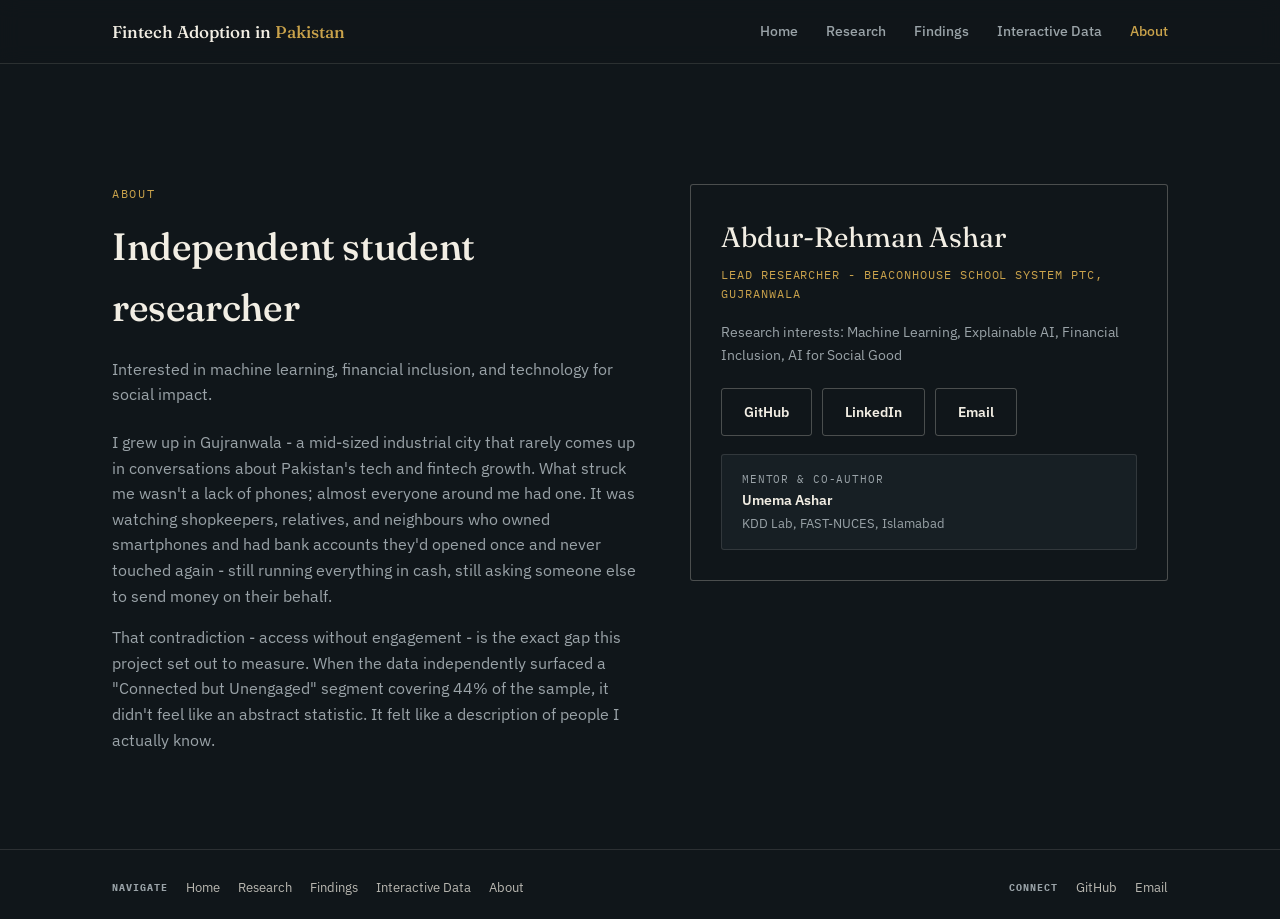
<file: about.html>
<!DOCTYPE html>
<html lang="en">
<head>
<meta charset="UTF-8">
<meta name="viewport" content="width=device-width, initial-scale=1.0">
<title>About - Fintech Adoption in Pakistan</title>
<meta name="description" content="About the researcher behind this study of financial adoption and behavioural segmentation in Pakistan.">
<link rel="icon" href="data:image/svg+xml,%3Csvg xmlns='http://www.w3.org/2000/svg' viewBox='0 0 100 100'%3E%3Crect width='100' height='100' fill='%2310161A'/%3E%3Ctext x='50' y='68' font-family='Georgia,serif' font-size='60' font-weight='600' fill='%23C9A24B' text-anchor='middle'%3EF%3C/text%3E%3C/svg%3E">
<meta property="og:type" content="website">
<meta property="og:title" content="About - Fintech Adoption in Pakistan">
<meta property="og:description" content="Independent student researcher interested in machine learning, financial inclusion, and technology for social impact.">
<meta property="og:url" content="https://umema2004.github.io/Fintech-Adoption-Website/about.html">
<meta property="og:site_name" content="Fintech Adoption in Pakistan">
<meta name="twitter:card" content="summary_large_image">
<link rel="preconnect" href="https://fonts.googleapis.com">
<link rel="preconnect" href="https://fonts.gstatic.com" crossorigin>
<link href="https://fonts.googleapis.com/css2?family=Fraunces:opsz,wght@9..144,400;9..144,500;9..144,600;9..144,700&family=IBM+Plex+Sans:wght@400;500;600;700&family=IBM+Plex+Mono:wght@400;500;600&display=swap" rel="stylesheet">
<link rel="stylesheet" href="styles.css">
</head>
<body>

<nav>
  <div class="nav-inner">
    <a class="nav-logo" href="index.html">Fintech Adoption in <span>Pakistan</span></a>
    <button class="nav-toggle" id="navToggle" aria-label="Toggle navigation menu" aria-expanded="false">
      <span></span><span></span><span></span>
    </button>
    <div class="nav-links" id="navLinks">
      <a href="index.html">Home</a>
      <a href="research.html">Research</a>
      <a href="findings.html">Findings</a>
      <a href="interactive.html">Interactive Data</a>
      <a class="active" href="about.html">About</a>
    </div>
  </div>
</nav>

<main class="page-main">
  <section id="about">
    <div class="wrap">
      <div class="researcher">
        <div class="reveal">
          <div class="eyebrow">About</div>
          <h2>Independent student researcher</h2>
          <p>Interested in machine learning, financial inclusion, and technology for social impact.</p>
          <p style="margin-top:22px;">
            I grew up in Gujranwala - a mid-sized industrial city that rarely comes up in conversations about Pakistan's tech and fintech growth. What struck me wasn't a lack of phones; almost everyone around me had one. It was watching shopkeepers, relatives, and neighbours who owned smartphones and had bank accounts they'd opened once and never touched again - still running everything in cash, still asking someone else to send money on their behalf.
          </p>
          <p style="margin-top:16px;">
            That contradiction - access without engagement - is the exact gap this project set out to measure. When the data independently surfaced a "Connected but Unengaged" segment covering 44% of the sample, it didn't feel like an abstract statistic. It felt like a description of people I actually know.
          </p>
        </div>
        <div class="identity-card reveal">
          <div class="name">Abdur-Rehman Ashar</div>
          <div class="role">Lead Researcher - Beaconhouse School System PTC, Gujranwala</div>
          <p style="margin-top:18px;color:var(--paper-dim);font-size:14px;">Research interests: Machine Learning, Explainable AI, Financial Inclusion, AI for Social Good</p>
          <div class="identity-links">
            <a class="btn btn-ghost" href="https://github.com/abdurrehmanashar/Explainable-ML-for-Fintech-Adoption-Behavioural-Segmentation-in-Pakistan" target="_blank" rel="noopener">GitHub</a>
            <a class="btn btn-ghost" href="https://www.linkedin.com/in/abdur-rehman-ashar-49531a420/" target="_blank" rel="noopener">LinkedIn</a>
            <a class="btn btn-ghost" href="mailto:abdurrehmanashar@gmail.com">Email</a>
          </div>
          <div class="mentor-credit">
            <div>
              <div class="mentor-label">Mentor &amp; Co-Author</div>
              <div class="mentor-name">Umema Ashar</div>
              <div class="mentor-role">KDD Lab, FAST-NUCES, Islamabad</div>
            </div>
          </div>
        </div>
      </div>
    </div>
  </section>
</main>

<footer id="footer">
  <div class="wrap">
    <div class="footer-grid">
      <div class="footer-col">
        <h5>Navigate</h5>
        <a href="index.html">Home</a>
        <a href="research.html">Research</a>
        <a href="findings.html">Findings</a>
        <a href="interactive.html">Interactive Data</a>
        <a href="about.html">About</a>
      </div>
      <div class="footer-col">
        <h5>Connect</h5>
        <a href="https://github.com/abdurrehmanashar/Explainable-ML-for-Fintech-Adoption-Behavioural-Segmentation-in-Pakistan" target="_blank" rel="noopener">GitHub</a>
        <a href="mailto:abdurrehmanashar@gmail.com">Email</a>
      </div>
    </div>
  </div>
</footer>

<script src="common.js"></script>
</body>
</html>
</file>
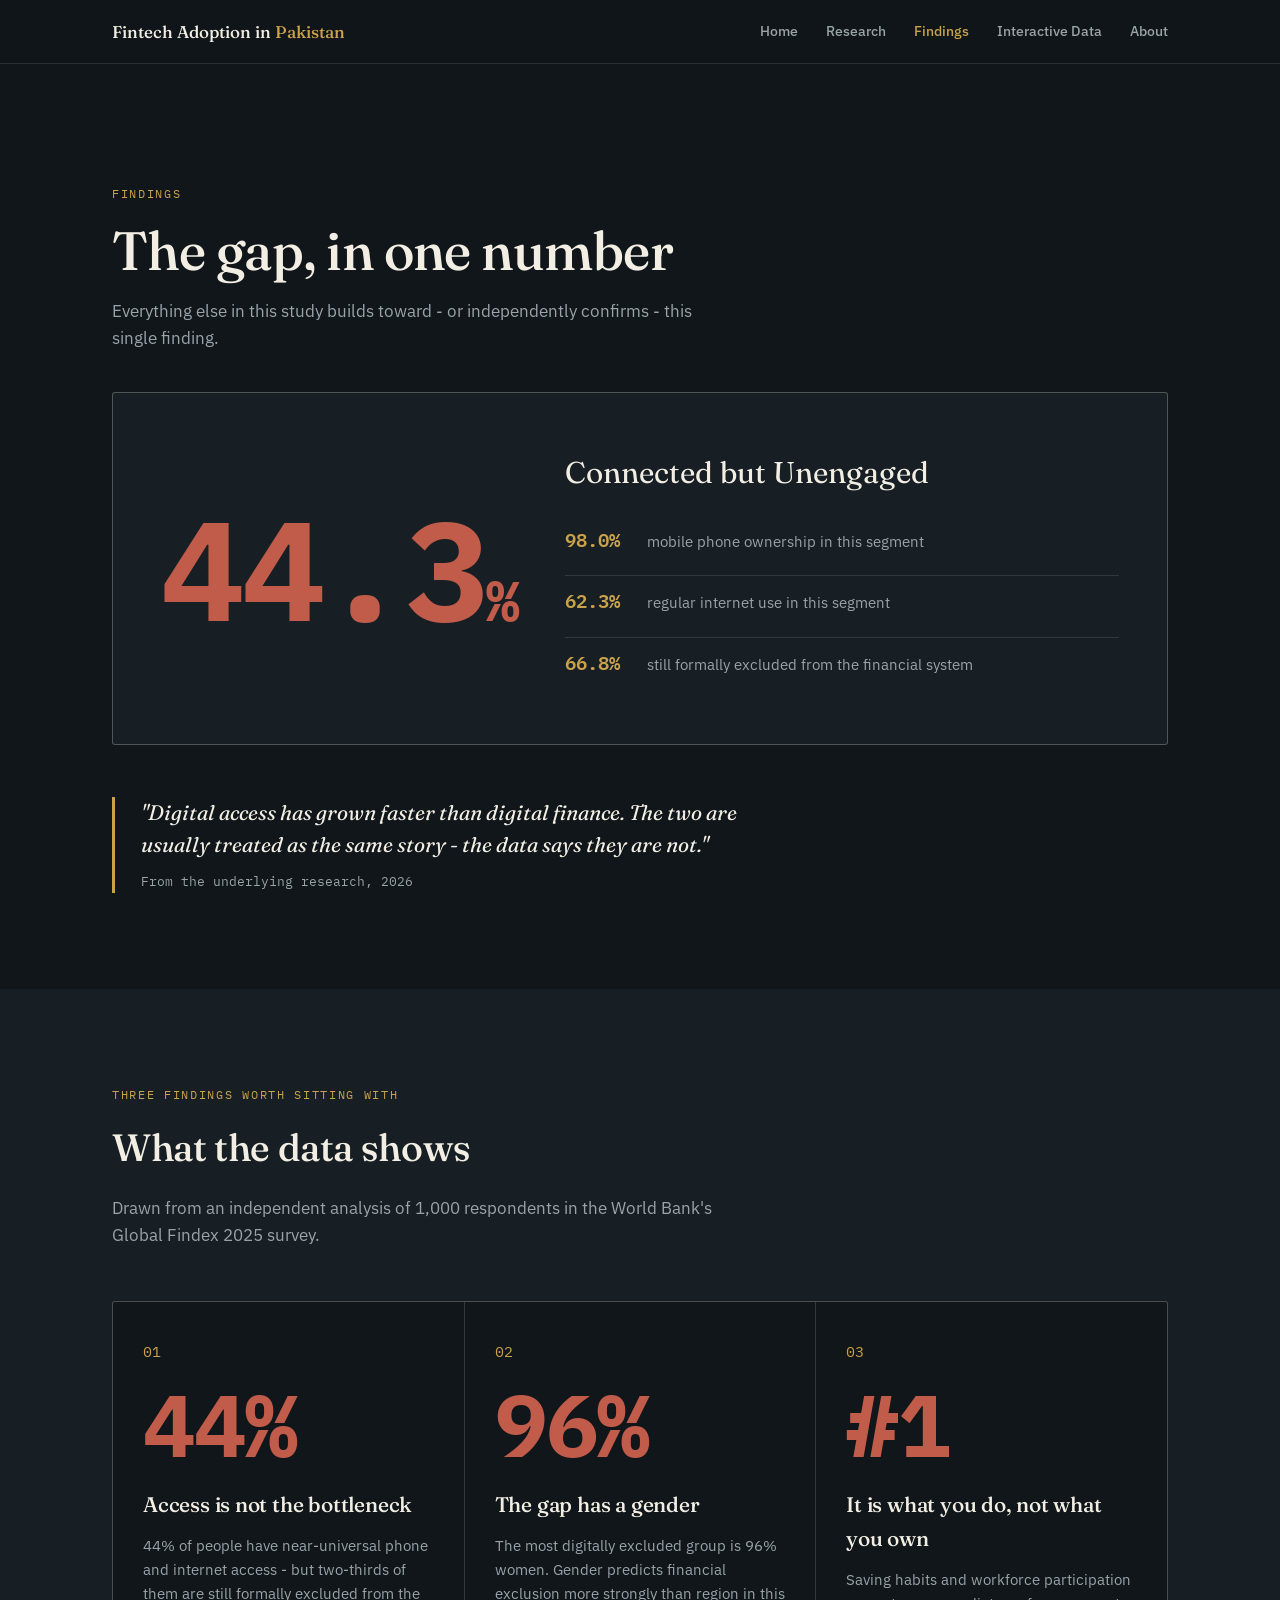
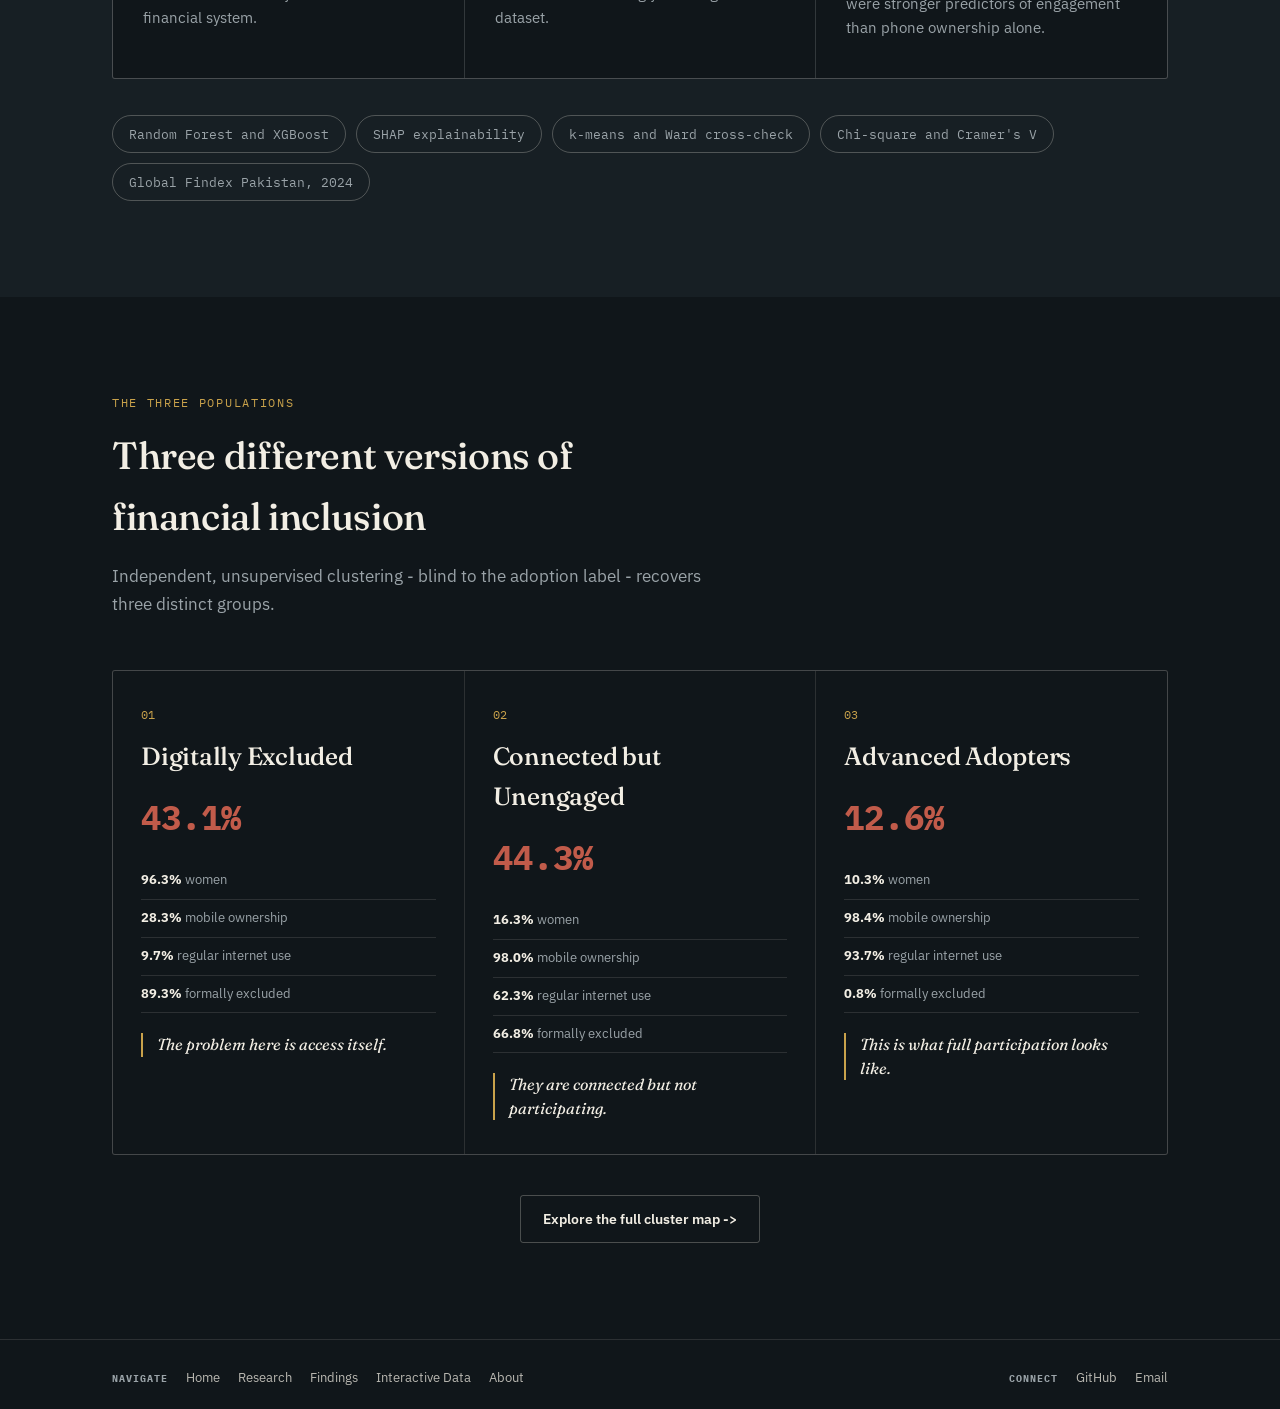
<file: findings.html>
<!DOCTYPE html>
<html lang="en">
<head>
<meta charset="UTF-8">
<meta name="viewport" content="width=device-width, initial-scale=1.0">
<title>Findings - Fintech Adoption in Pakistan</title>
<meta name="description" content="The strongest findings from the study, made visual: a large access-rich but adoption-poor population segment in Pakistan.">
<link rel="icon" href="data:image/svg+xml,%3Csvg xmlns='http://www.w3.org/2000/svg' viewBox='0 0 100 100'%3E%3Crect width='100' height='100' fill='%2310161A'/%3E%3Ctext x='50' y='68' font-family='Georgia,serif' font-size='60' font-weight='600' fill='%23C9A24B' text-anchor='middle'%3EF%3C/text%3E%3C/svg%3E">
<meta property="og:type" content="website">
<meta property="og:title" content="Findings - Fintech Adoption in Pakistan">
<meta property="og:description" content="44.3% of Pakistanis are Connected but Unengaged - near-universal access, yet formally excluded from finance.">
<meta property="og:url" content="https://umema2004.github.io/Fintech-Adoption-Website/findings.html">
<meta property="og:site_name" content="Fintech Adoption in Pakistan">
<meta name="twitter:card" content="summary_large_image">
<link rel="preconnect" href="https://fonts.googleapis.com">
<link rel="preconnect" href="https://fonts.gstatic.com" crossorigin>
<link href="https://fonts.googleapis.com/css2?family=Fraunces:opsz,wght@9..144,400;9..144,500;9..144,600;9..144,700&family=IBM+Plex+Sans:wght@400;500;600;700&family=IBM+Plex+Mono:wght@400;500;600&display=swap" rel="stylesheet">
<link rel="stylesheet" href="styles.css">
</head>
<body>

<nav>
  <div class="nav-inner">
    <a class="nav-logo" href="index.html">Fintech Adoption in <span>Pakistan</span></a>
    <button class="nav-toggle" id="navToggle" aria-label="Toggle navigation menu" aria-expanded="false">
      <span></span><span></span><span></span>
    </button>
    <div class="nav-links" id="navLinks">
      <a href="index.html">Home</a>
      <a href="research.html">Research</a>
      <a class="active" href="findings.html">Findings</a>
      <a href="interactive.html">Interactive Data</a>
      <a href="about.html">About</a>
    </div>
  </div>
</nav>

<main class="page-main">

  <section id="flagship-finding">
    <div class="wrap">
      <div class="page-intro reveal">
        <div class="eyebrow">Findings</div>
        <h1>The gap, in one number</h1>
        <p>Everything else in this study builds toward - or independently confirms - this single finding.</p>
      </div>

      <div class="flagship reveal">
        <div>
          <div class="flagship-num">44.3<span style="font-size:0.4em;">%</span></div>
        </div>
        <div>
          <div class="flagship-label">Connected but Unengaged</div>
          <div class="flagship-rows">
            <div class="flagship-row"><span class="n">98.0%</span> mobile phone ownership in this segment</div>
            <div class="flagship-row"><span class="n">62.3%</span> regular internet use in this segment</div>
            <div class="flagship-row"><span class="n">66.8%</span> still formally excluded from the financial system</div>
          </div>
        </div>
      </div>

      <div class="quote-block reveal">
        <p>"Digital access has grown faster than digital finance. The two are usually treated as the same story - the data says they are not."</p>
        <cite>From the underlying research, 2026</cite>
      </div>
    </div>
  </section>

  <section class="alt" id="three-findings">
    <div class="wrap">
      <div class="section-head reveal">
        <div class="eyebrow">Three findings worth sitting with</div>
        <h2>What the data shows</h2>
        <p>Drawn from an independent analysis of 1,000 respondents in the World Bank's Global Findex 2025 survey.</p>
      </div>

      <div class="findings reveal">
        <div class="finding">
          <div class="fig">01</div>
          <div class="finding-stat">44%</div>
          <h3>Access is not the bottleneck</h3>
          <p>44% of people have near-universal phone and internet access - but two-thirds of them are still formally excluded from the financial system.</p>
        </div>
        <div class="finding">
          <div class="fig">02</div>
          <div class="finding-stat">96%</div>
          <h3>The gap has a gender</h3>
          <p>The most digitally excluded group is 96% women. Gender predicts financial exclusion more strongly than region in this dataset.</p>
        </div>
        <div class="finding">
          <div class="fig">03</div>
          <div class="finding-stat">#1</div>
          <h3>It is what you do, not what you own</h3>
          <p>Saving habits and workforce participation were stronger predictors of engagement than phone ownership alone.</p>
        </div>
      </div>

      <div class="method-strip reveal">
        <span class="pill">Random Forest and XGBoost</span>
        <span class="pill">SHAP explainability</span>
        <span class="pill">k-means and Ward cross-check</span>
        <span class="pill">Chi-square and Cramer's V</span>
        <span class="pill">Global Findex Pakistan, 2024</span>
      </div>
    </div>
  </section>

  <section id="segments">
    <div class="wrap">
      <div class="section-head reveal">
        <div class="eyebrow">The three populations</div>
        <h2>Three different versions of financial inclusion</h2>
        <p>Independent, unsupervised clustering - blind to the adoption label - recovers three distinct groups.</p>
      </div>

      <div class="profile-grid reveal">
        <div class="profile-card">
          <div class="profile-no">01</div><h3>Digitally Excluded</h3><div class="profile-share">43.1%</div>
          <ul><li><strong>96.3%</strong> women</li><li><strong>28.3%</strong> mobile ownership</li><li><strong>9.7%</strong> regular internet use</li><li><strong>89.3%</strong> formally excluded</li></ul>
          <blockquote>The problem here is access itself.</blockquote>
        </div>
        <div class="profile-card">
          <div class="profile-no">02</div><h3>Connected but Unengaged</h3><div class="profile-share">44.3%</div>
          <ul><li><strong>16.3%</strong> women</li><li><strong>98.0%</strong> mobile ownership</li><li><strong>62.3%</strong> regular internet use</li><li><strong>66.8%</strong> formally excluded</li></ul>
          <blockquote>They are connected but not participating.</blockquote>
        </div>
        <div class="profile-card">
          <div class="profile-no">03</div><h3>Advanced Adopters</h3><div class="profile-share">12.6%</div>
          <ul><li><strong>10.3%</strong> women</li><li><strong>98.4%</strong> mobile ownership</li><li><strong>93.7%</strong> regular internet use</li><li><strong>0.8%</strong> formally excluded</li></ul>
          <blockquote>This is what full participation looks like.</blockquote>
        </div>
      </div>

      <div style="margin-top:40px; text-align:center;">
        <a class="btn btn-ghost" href="interactive.html">Explore the full cluster map -></a>
      </div>
    </div>
  </section>

</main>

<footer id="footer">
  <div class="wrap">
    <div class="footer-grid">
      <div class="footer-col">
        <h5>Navigate</h5>
        <a href="index.html">Home</a>
        <a href="research.html">Research</a>
        <a href="findings.html">Findings</a>
        <a href="interactive.html">Interactive Data</a>
        <a href="about.html">About</a>
      </div>
      <div class="footer-col">
        <h5>Connect</h5>
        <a href="https://github.com/abdurrehmanashar/Explainable-ML-for-Fintech-Adoption-Behavioural-Segmentation-in-Pakistan" target="_blank" rel="noopener">GitHub</a>
        <a href="mailto:abdurrehmanashar@gmail.com">Email</a>
      </div>
    </div>
  </div>
</footer>

<script src="common.js"></script>
</body>
</html>
</file>
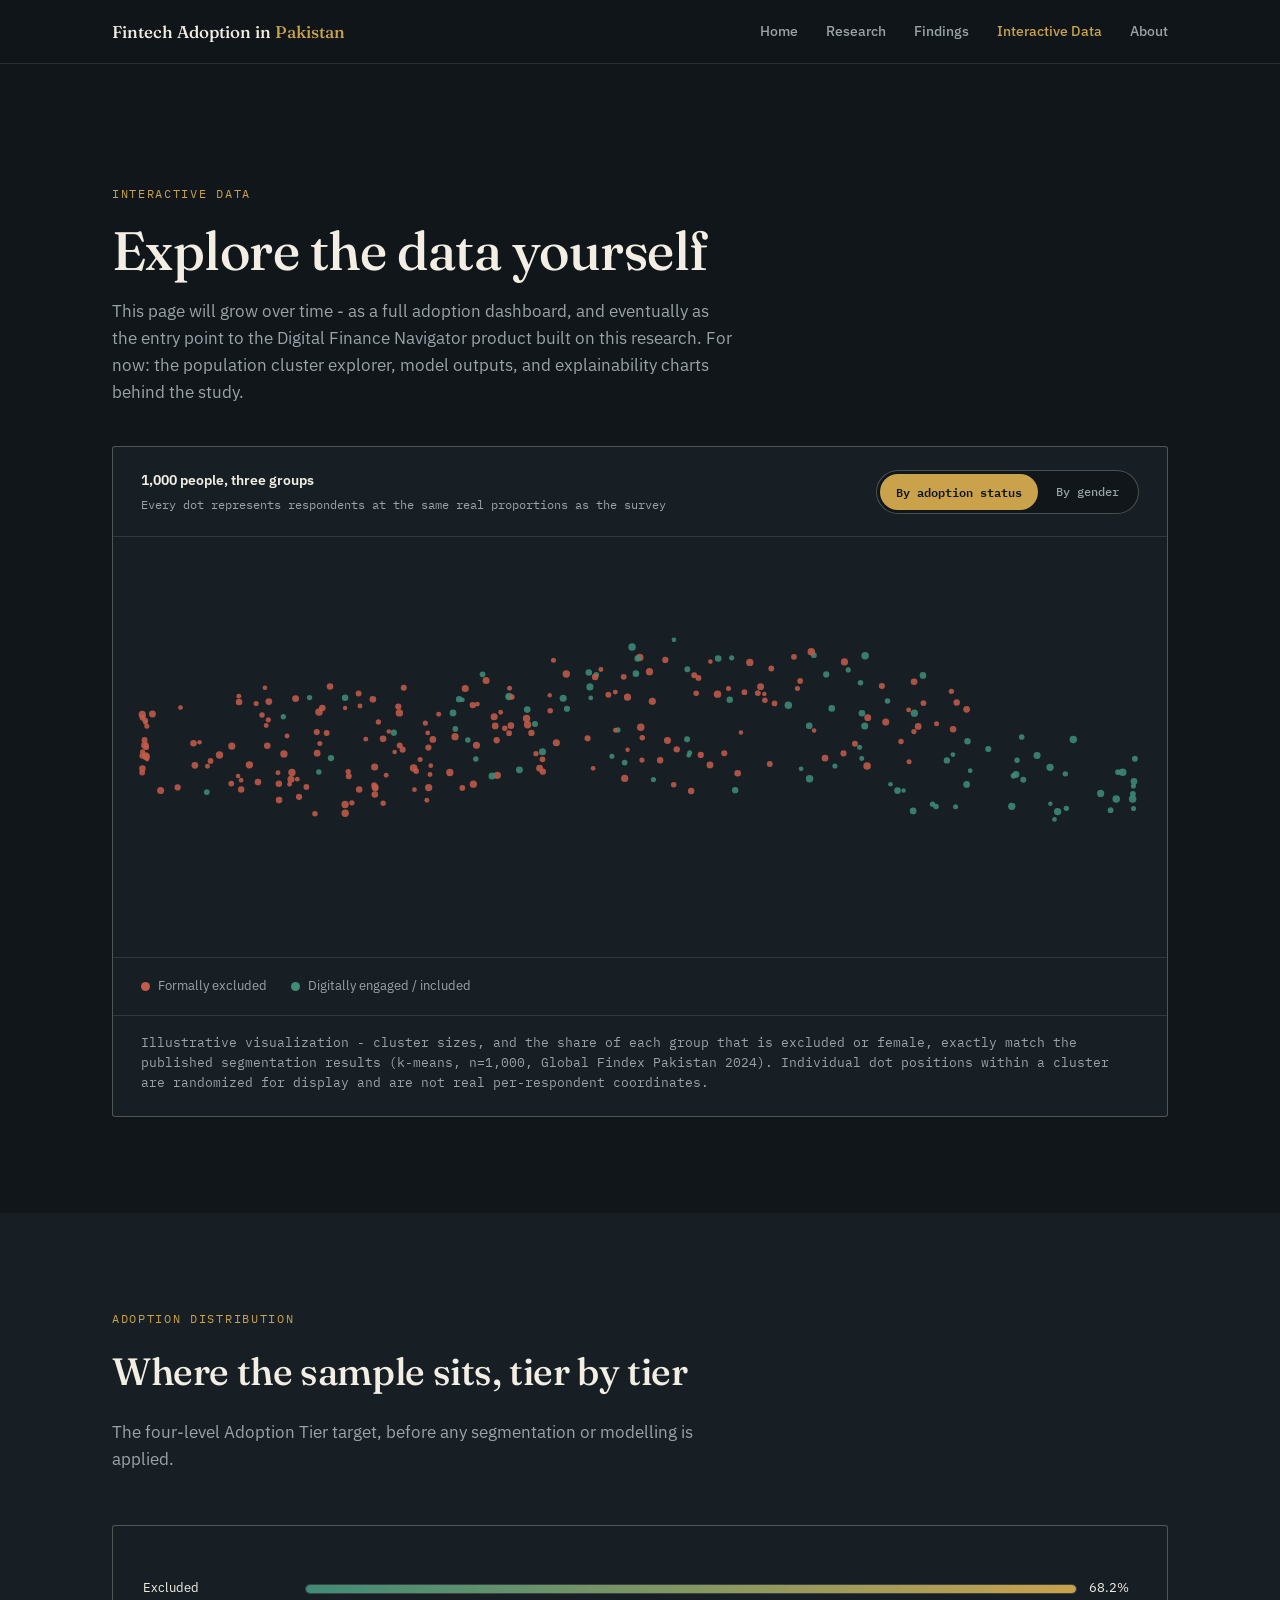
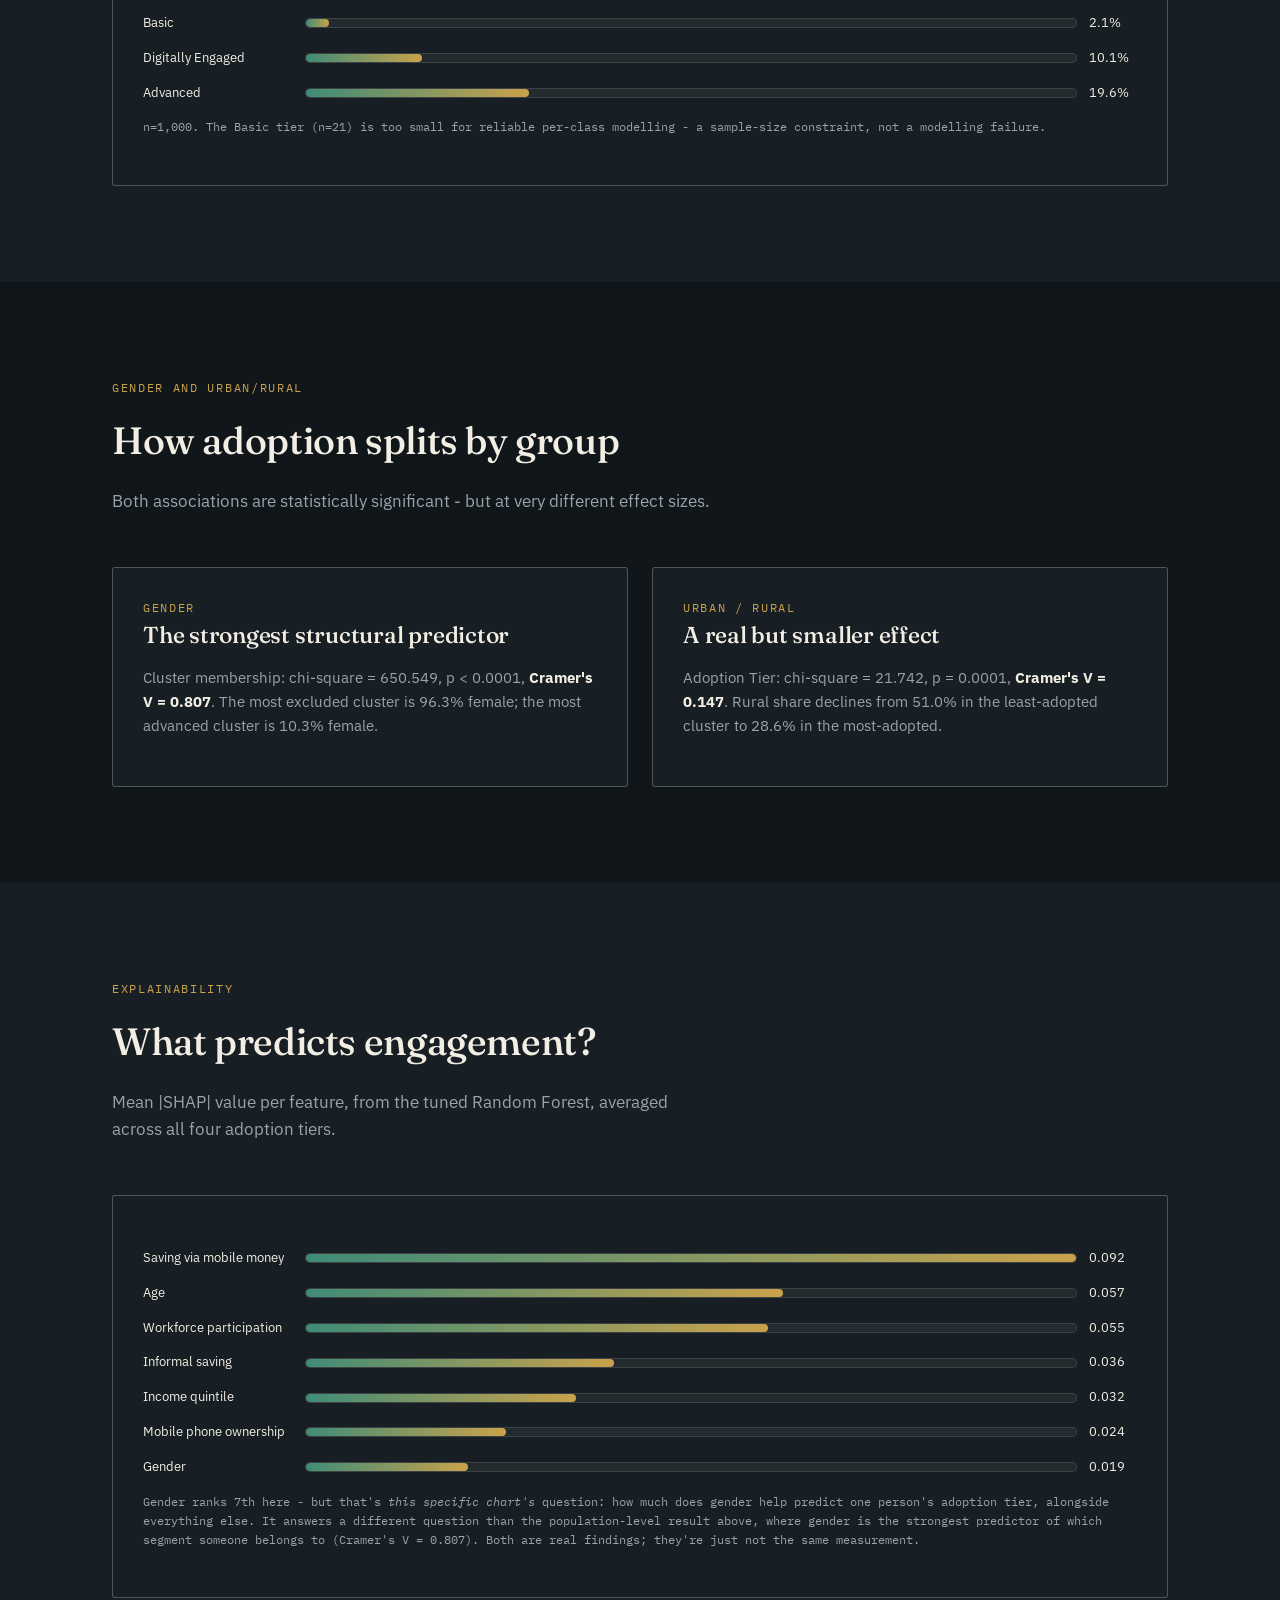
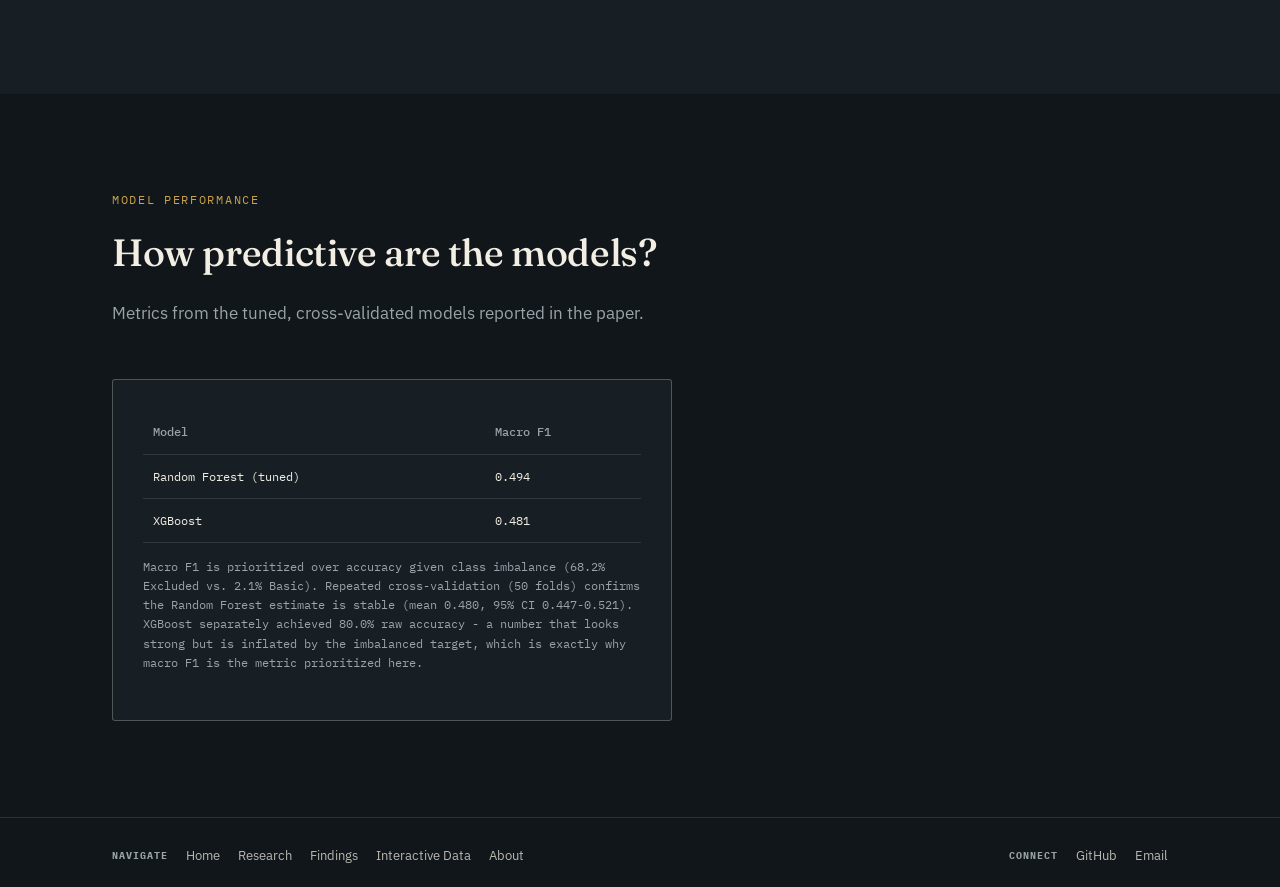
<file: interactive.html>
<!DOCTYPE html>
<html lang="en">
<head>
<meta charset="UTF-8">
<meta name="viewport" content="width=device-width, initial-scale=1.0">
<title>Interactive Data - Fintech Adoption in Pakistan</title>
<meta name="description" content="Explore the population clusters, adoption distribution, feature importance, and model performance behind the study.">
<link rel="icon" href="data:image/svg+xml,%3Csvg xmlns='http://www.w3.org/2000/svg' viewBox='0 0 100 100'%3E%3Crect width='100' height='100' fill='%2310161A'/%3E%3Ctext x='50' y='68' font-family='Georgia,serif' font-size='60' font-weight='600' fill='%23C9A24B' text-anchor='middle'%3EF%3C/text%3E%3C/svg%3E">
<meta property="og:type" content="website">
<meta property="og:title" content="Interactive Data - Fintech Adoption in Pakistan">
<meta property="og:description" content="Explore the population clusters, feature importance, and model performance behind the study.">
<meta property="og:url" content="https://umema2004.github.io/Fintech-Adoption-Website/interactive.html">
<meta property="og:site_name" content="Fintech Adoption in Pakistan">
<meta name="twitter:card" content="summary_large_image">
<link rel="preconnect" href="https://fonts.googleapis.com">
<link rel="preconnect" href="https://fonts.gstatic.com" crossorigin>
<link href="https://fonts.googleapis.com/css2?family=Fraunces:opsz,wght@9..144,400;9..144,500;9..144,600;9..144,700&family=IBM+Plex+Sans:wght@400;500;600;700&family=IBM+Plex+Mono:wght@400;500;600&display=swap" rel="stylesheet">
<link rel="stylesheet" href="styles.css">
</head>
<body>

<nav>
  <div class="nav-inner">
    <a class="nav-logo" href="index.html">Fintech Adoption in <span>Pakistan</span></a>
    <button class="nav-toggle" id="navToggle" aria-label="Toggle navigation menu" aria-expanded="false">
      <span></span><span></span><span></span>
    </button>
    <div class="nav-links" id="navLinks">
      <a href="index.html">Home</a>
      <a href="research.html">Research</a>
      <a href="findings.html">Findings</a>
      <a class="active" href="interactive.html">Interactive Data</a>
      <a href="about.html">About</a>
    </div>
  </div>
</nav>

<main class="page-main">

  <section id="explorer">
    <div class="wrap">
      <div class="page-intro reveal">
        <div class="eyebrow">Interactive Data</div>
        <h1>Explore the data yourself</h1>
        <p>This page will grow over time - as a full adoption dashboard, and eventually as the entry point to the Digital Finance Navigator product built on this research. For now: the population cluster explorer, model outputs, and explainability charts behind the study.</p>
      </div>

      <div class="viz-panel reveal">
        <div class="viz-head">
          <div class="viz-title">1,000 people, three groups<span>Every dot represents respondents at the same real proportions as the survey</span></div>
          <div class="toggle-group" role="group" aria-label="Colour the visualization by">
            <button class="toggle-btn active" data-mode="adoption">By adoption status</button>
            <button class="toggle-btn" data-mode="gender">By gender</button>
          </div>
        </div>
        <div class="viz-body">
          <canvas id="populationCanvas" role="img" aria-label="Scatter visualization of the three population clusters, colourable by adoption status or gender"></canvas>
          <div class="viz-tooltip" id="vizTooltip"></div>
        </div>
        <div class="viz-legend" id="vizLegend"></div>
        <div class="viz-caption">
          Illustrative visualization - cluster sizes, and the share of each group that is excluded or female, exactly match the published segmentation results (k-means, n=1,000, Global Findex Pakistan 2024). Individual dot positions within a cluster are randomized for display and are not real per-respondent coordinates.
        </div>
      </div>
    </div>
  </section>

  <section class="alt" id="adoption-distribution">
    <div class="wrap">
      <div class="section-head reveal">
        <div class="eyebrow">Adoption distribution</div>
        <h2>Where the sample sits, tier by tier</h2>
        <p>The four-level Adoption Tier target, before any segmentation or modelling is applied.</p>
      </div>
      <div class="research-card reveal">
        <div class="bar-chart">
          <div class="bar-row"><span>Excluded</span><div class="bar-track"><div class="bar-fill" style="width:100%"></div></div><span>68.2%</span></div>
          <div class="bar-row"><span>Basic</span><div class="bar-track"><div class="bar-fill" style="width:3%"></div></div><span>2.1%</span></div>
          <div class="bar-row"><span>Digitally Engaged</span><div class="bar-track"><div class="bar-fill" style="width:15%"></div></div><span>10.1%</span></div>
          <div class="bar-row"><span>Advanced</span><div class="bar-track"><div class="bar-fill" style="width:29%"></div></div><span>19.6%</span></div>
        </div>
        <p class="metric-note">n=1,000. The Basic tier (n=21) is too small for reliable per-class modelling - a sample-size constraint, not a modelling failure.</p>
      </div>
    </div>
  </section>

  <section id="demographics">
    <div class="wrap">
      <div class="section-head reveal">
        <div class="eyebrow">Gender and urban/rural</div>
        <h2>How adoption splits by group</h2>
        <p>Both associations are statistically significant - but at very different effect sizes.</p>
      </div>
      <div class="model-grid reveal">
        <div class="research-card">
          <div class="eyebrow">Gender</div>
          <h3>The strongest structural predictor</h3>
          <p>Cluster membership: chi-square = 650.549, p &lt; 0.0001, <strong style="color:var(--paper);">Cramer's V = 0.807</strong>. The most excluded cluster is 96.3% female; the most advanced cluster is 10.3% female.</p>
        </div>
        <div class="research-card">
          <div class="eyebrow">Urban / Rural</div>
          <h3>A real but smaller effect</h3>
          <p>Adoption Tier: chi-square = 21.742, p = 0.0001, <strong style="color:var(--paper);">Cramer's V = 0.147</strong>. Rural share declines from 51.0% in the least-adopted cluster to 28.6% in the most-adopted.</p>
        </div>
      </div>
    </div>
  </section>

  <section class="alt" id="feature-importance">
    <div class="wrap">
      <div class="section-head reveal">
        <div class="eyebrow">Explainability</div>
        <h2>What predicts engagement?</h2>
        <p>Mean |SHAP| value per feature, from the tuned Random Forest, averaged across all four adoption tiers.</p>
      </div>
      <div class="research-card reveal">
        <div class="bar-chart">
          <div class="bar-row"><span>Saving via mobile money</span><div class="bar-track"><div class="bar-fill" style="width:100%"></div></div><span>0.092</span></div>
          <div class="bar-row"><span>Age</span><div class="bar-track"><div class="bar-fill" style="width:62%"></div></div><span>0.057</span></div>
          <div class="bar-row"><span>Workforce participation</span><div class="bar-track"><div class="bar-fill" style="width:60%"></div></div><span>0.055</span></div>
          <div class="bar-row"><span>Informal saving</span><div class="bar-track"><div class="bar-fill" style="width:40%"></div></div><span>0.036</span></div>
          <div class="bar-row"><span>Income quintile</span><div class="bar-track"><div class="bar-fill" style="width:35%"></div></div><span>0.032</span></div>
          <div class="bar-row"><span>Mobile phone ownership</span><div class="bar-track"><div class="bar-fill" style="width:26%"></div></div><span>0.024</span></div>
          <div class="bar-row"><span>Gender</span><div class="bar-track"><div class="bar-fill" style="width:21%"></div></div><span>0.019</span></div>
        </div>
        <p class="metric-note">Gender ranks 7th here - but that's <em>this specific chart's</em> question: how much does gender help predict one person's adoption tier, alongside everything else. It answers a different question than the population-level result above, where gender is the strongest predictor of which segment someone belongs to (Cramer's V = 0.807). Both are real findings; they're just not the same measurement.</p>
      </div>
    </div>
  </section>

  <section id="model-performance">
    <div class="wrap">
      <div class="section-head reveal">
        <div class="eyebrow">Model performance</div>
        <h2>How predictive are the models?</h2>
        <p>Metrics from the tuned, cross-validated models reported in the paper.</p>
      </div>
      <div class="research-card reveal" style="max-width:560px;">
        <table class="metric-table">
          <thead><tr><th>Model</th><th>Macro F1</th></tr></thead>
          <tbody>
            <tr><td>Random Forest (tuned)</td><td>0.494</td></tr>
            <tr><td>XGBoost</td><td>0.481</td></tr>
          </tbody>
        </table>
        <p class="metric-note">Macro F1 is prioritized over accuracy given class imbalance (68.2% Excluded vs. 2.1% Basic). Repeated cross-validation (50 folds) confirms the Random Forest estimate is stable (mean 0.480, 95% CI 0.447-0.521). XGBoost separately achieved 80.0% raw accuracy - a number that looks strong but is inflated by the imbalanced target, which is exactly why macro F1 is the metric prioritized here.</p>
      </div>
    </div>
  </section>

</main>

<footer id="footer">
  <div class="wrap">
    <div class="footer-grid">
      <div class="footer-col">
        <h5>Navigate</h5>
        <a href="index.html">Home</a>
        <a href="research.html">Research</a>
        <a href="findings.html">Findings</a>
        <a href="interactive.html">Interactive Data</a>
        <a href="about.html">About</a>
      </div>
      <div class="footer-col">
        <h5>Connect</h5>
        <a href="https://github.com/abdurrehmanashar/Explainable-ML-for-Fintech-Adoption-Behavioural-Segmentation-in-Pakistan" target="_blank" rel="noopener">GitHub</a>
        <a href="mailto:abdurrehmanashar@gmail.com">Email</a>
      </div>
    </div>
  </div>
</footer>

<script src="viz.js"></script>
<script src="common.js"></script>
</body>
</html>
</file>
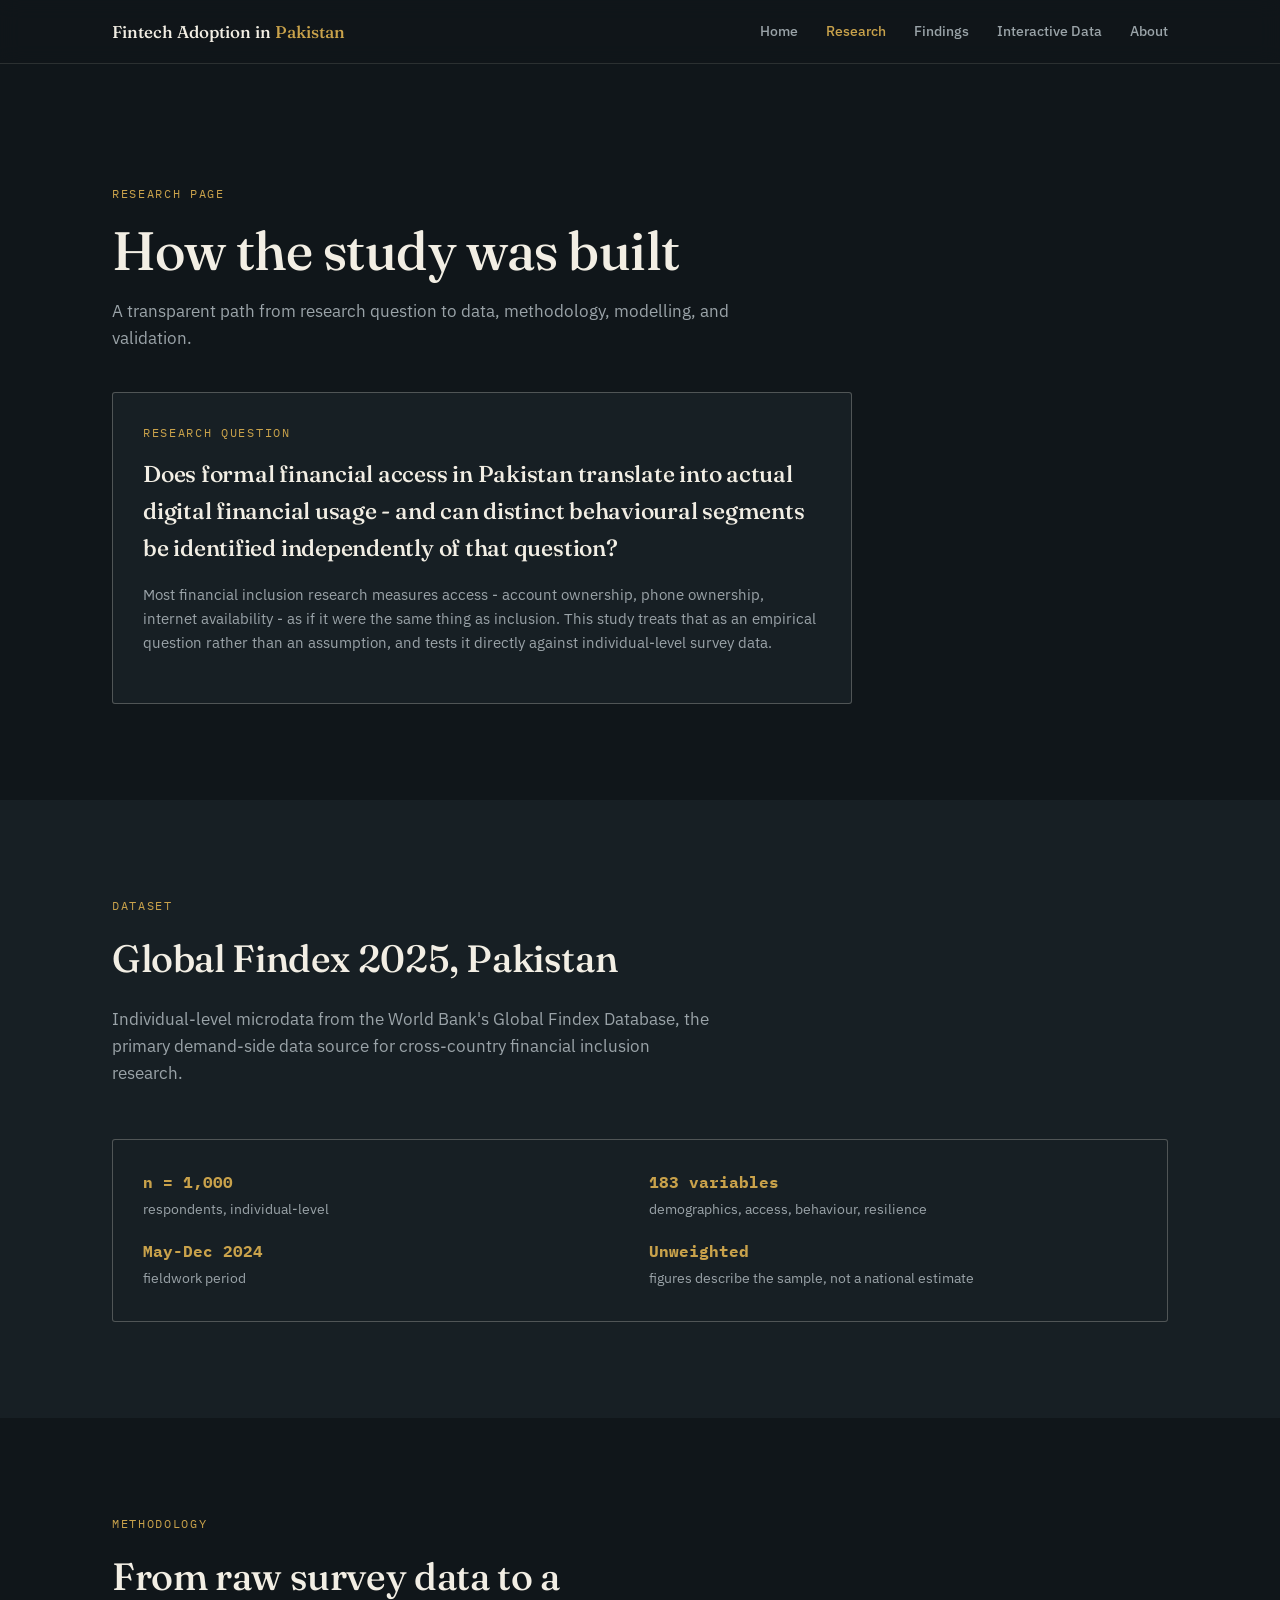
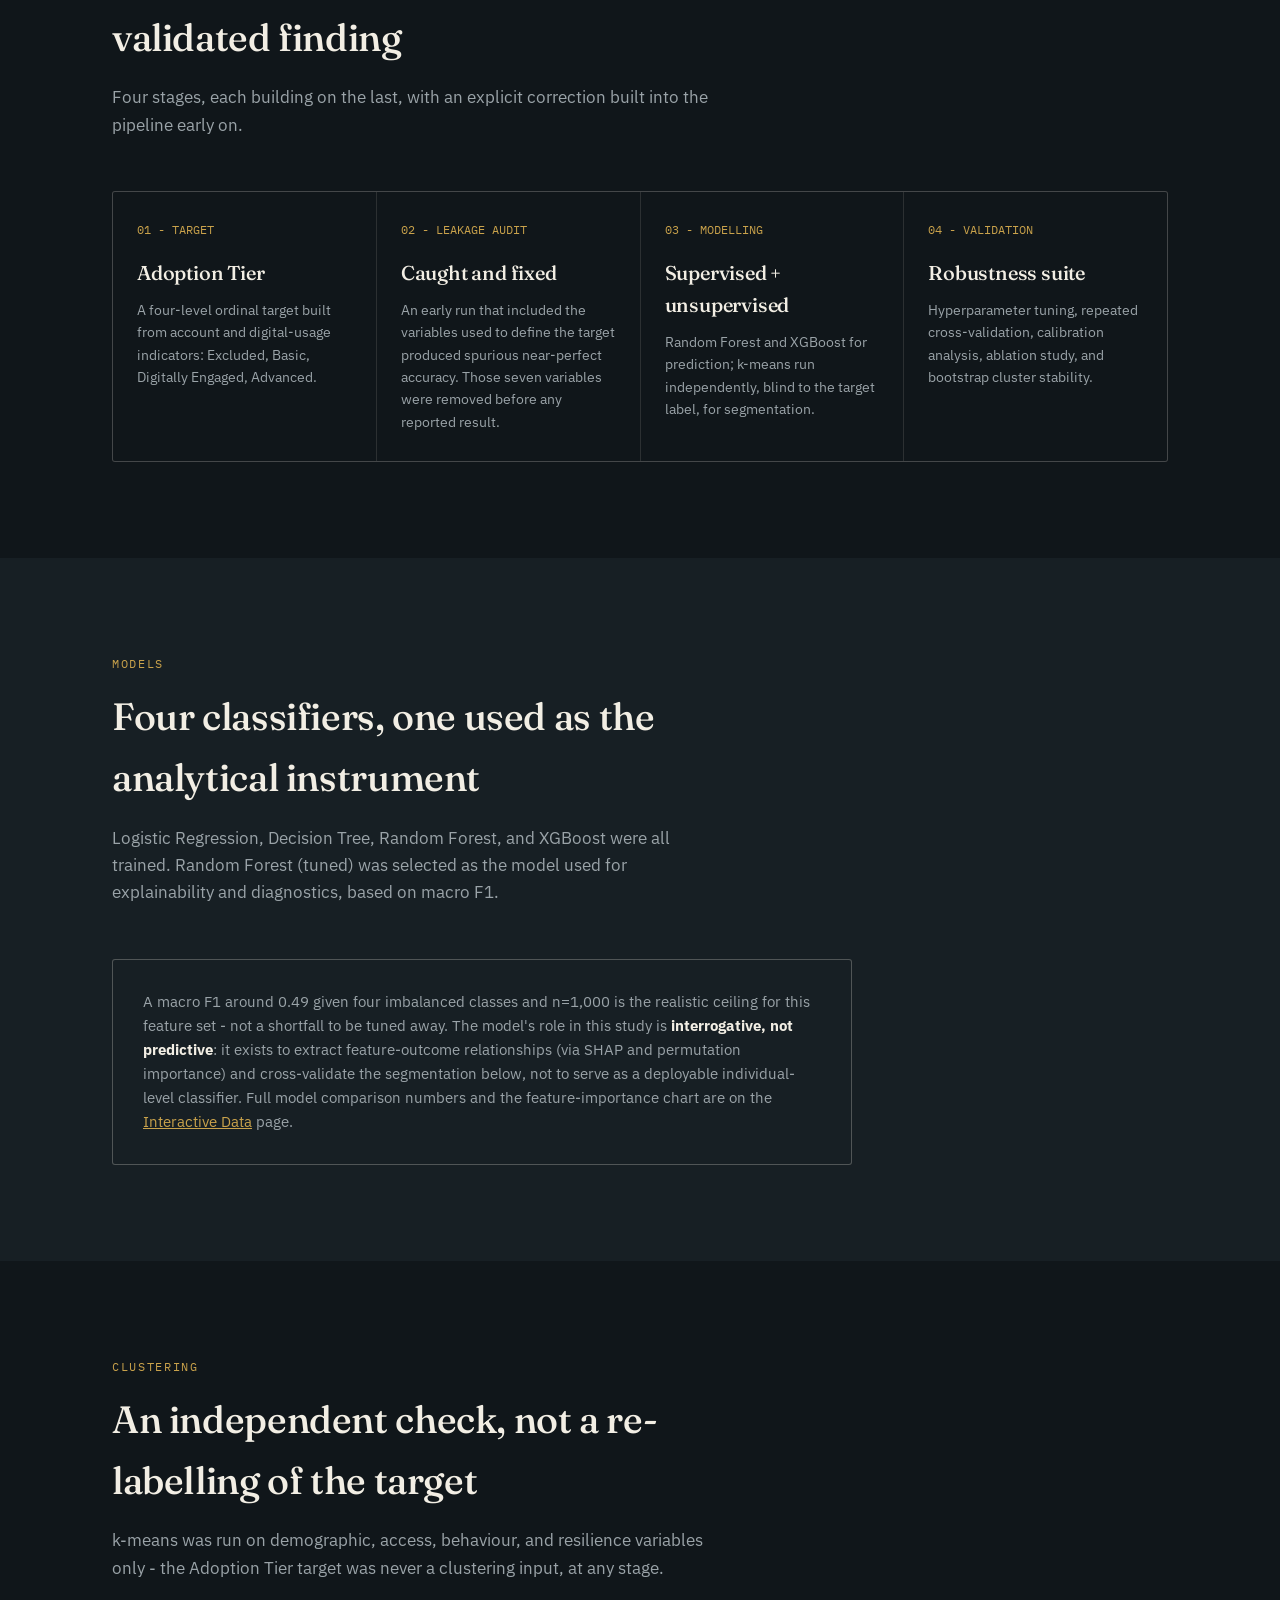
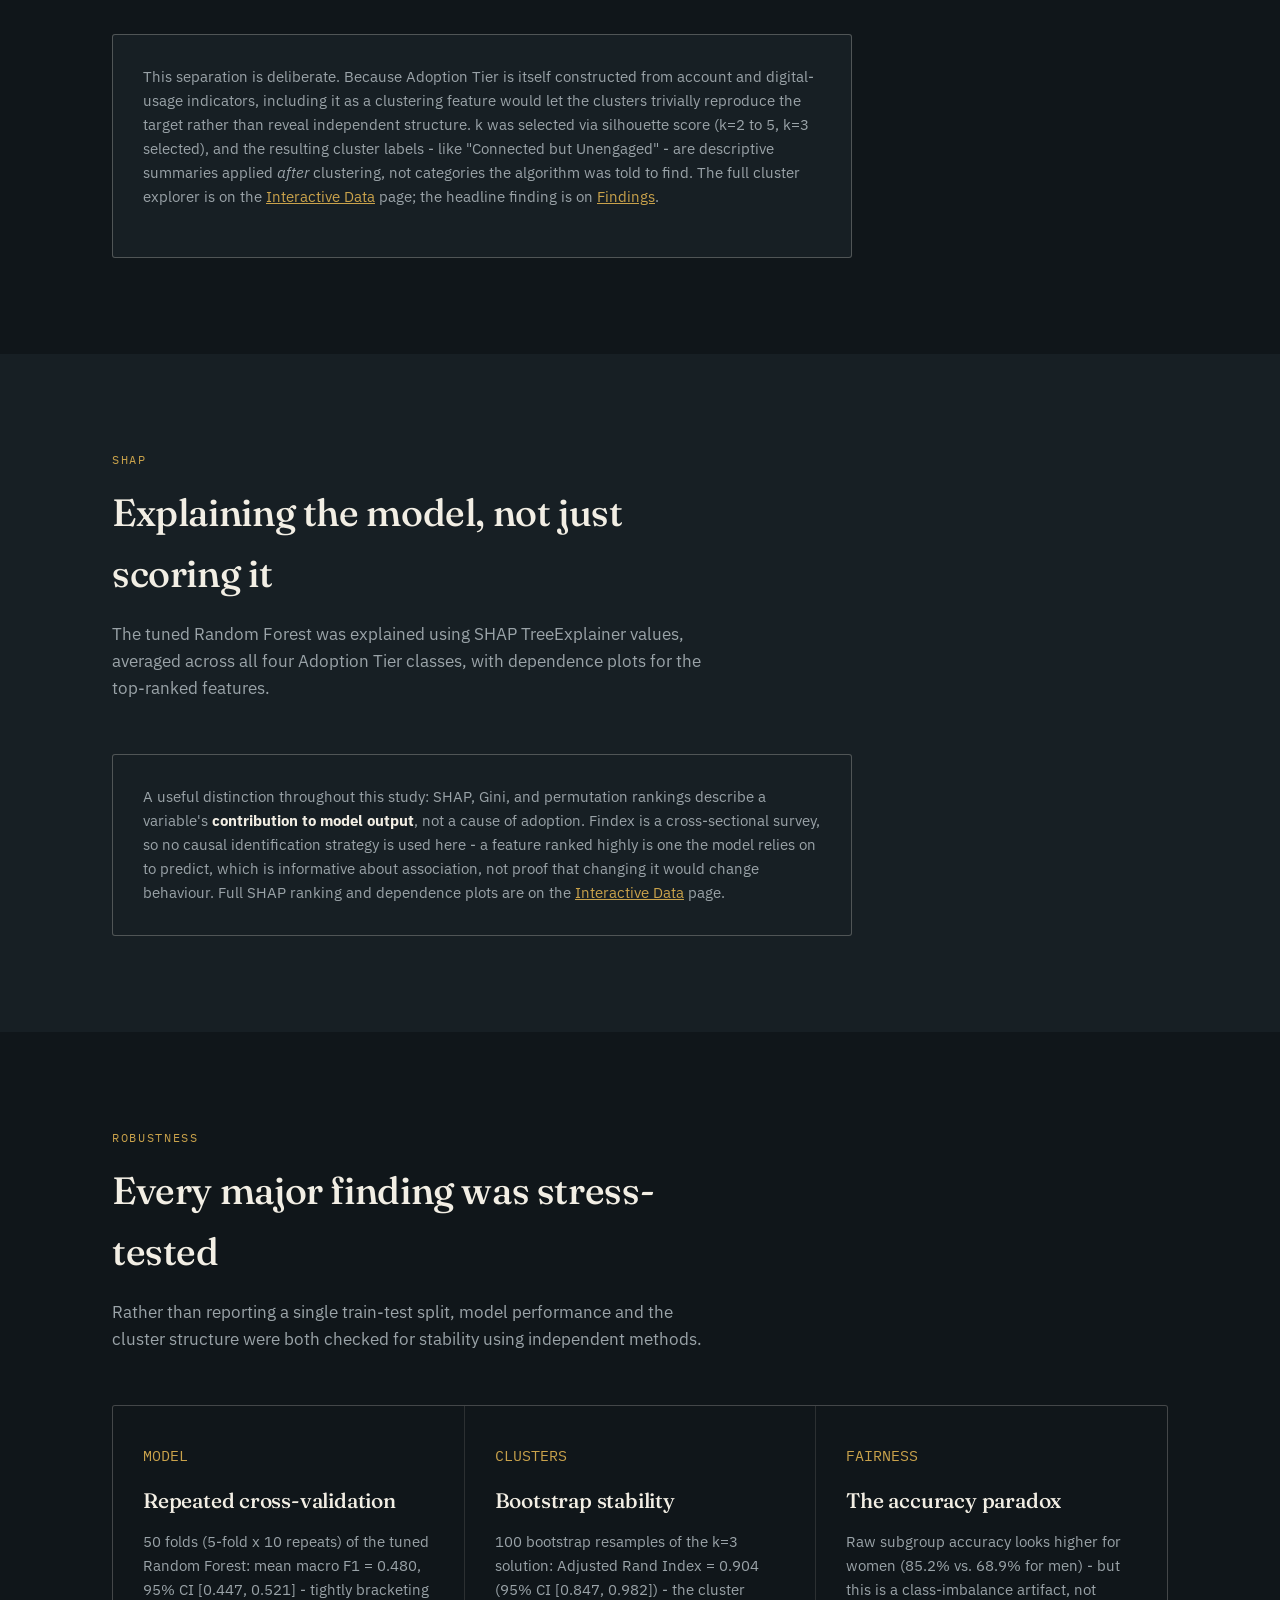
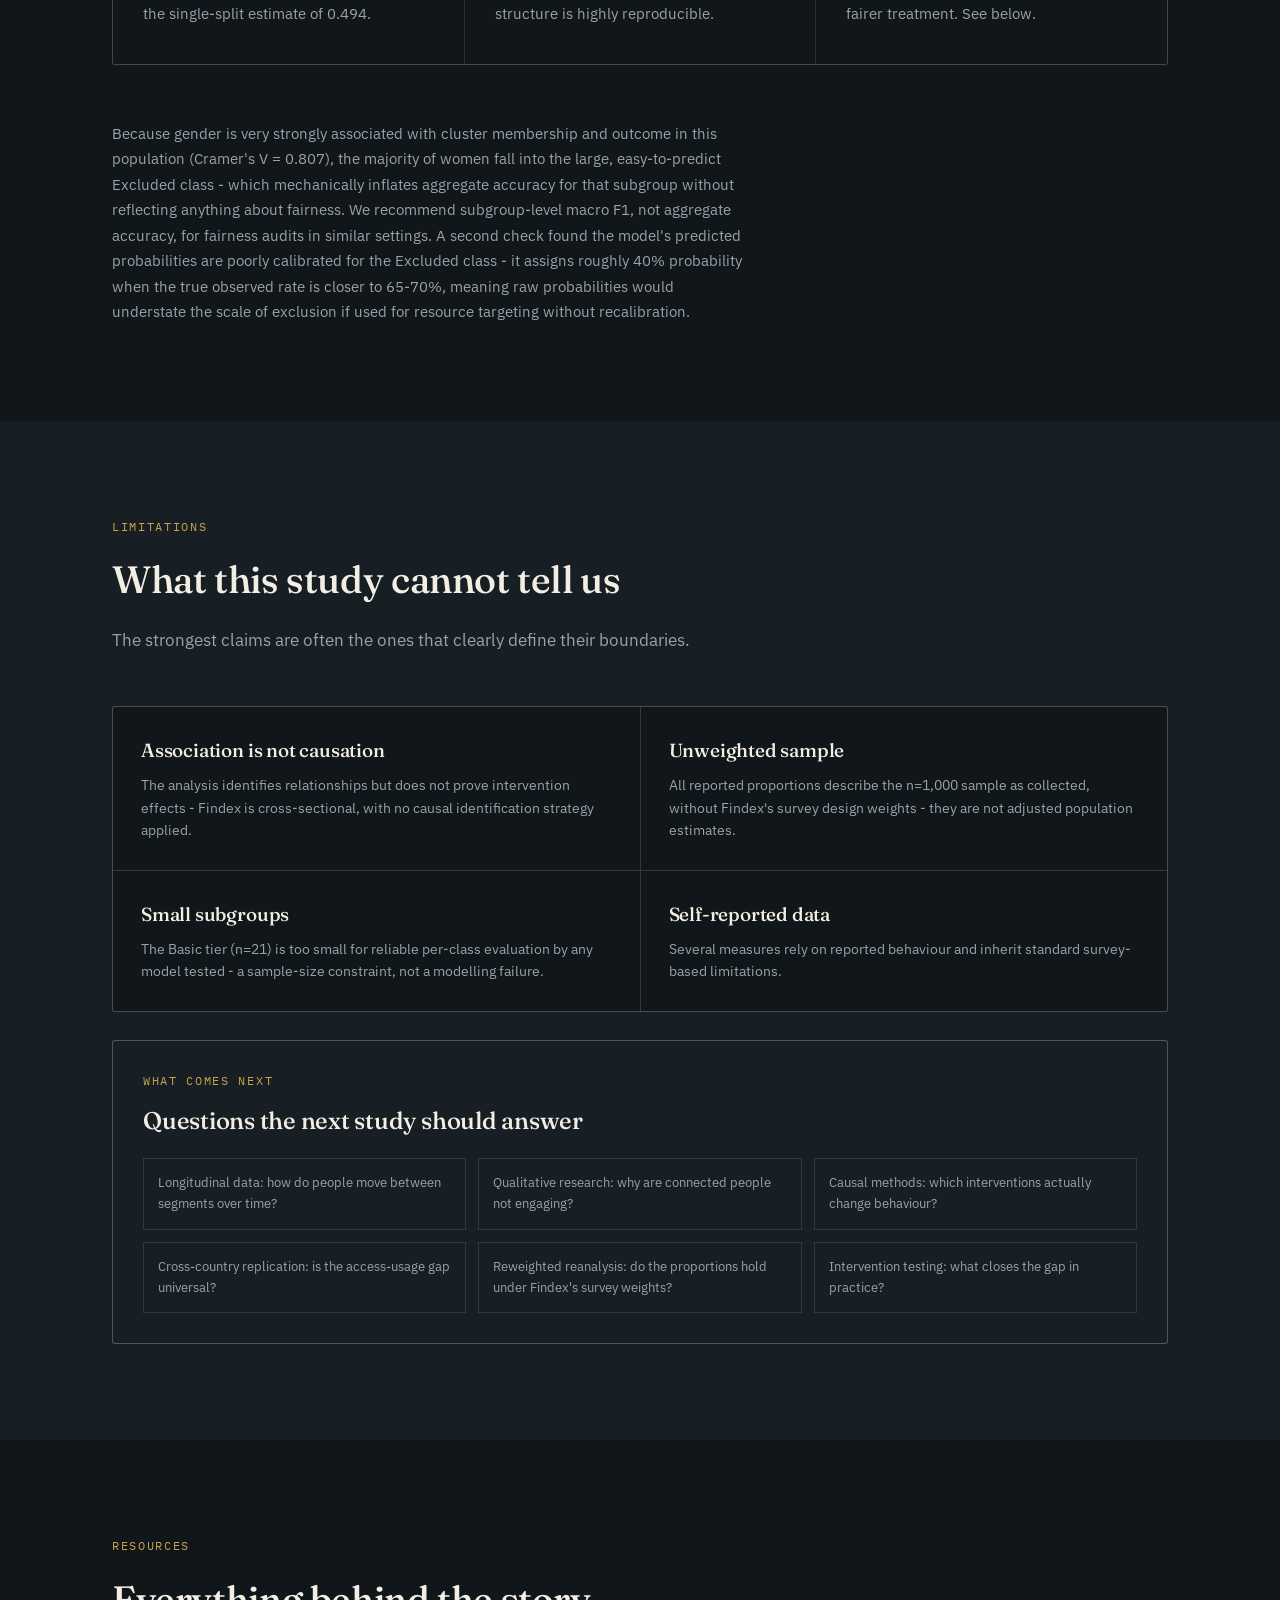
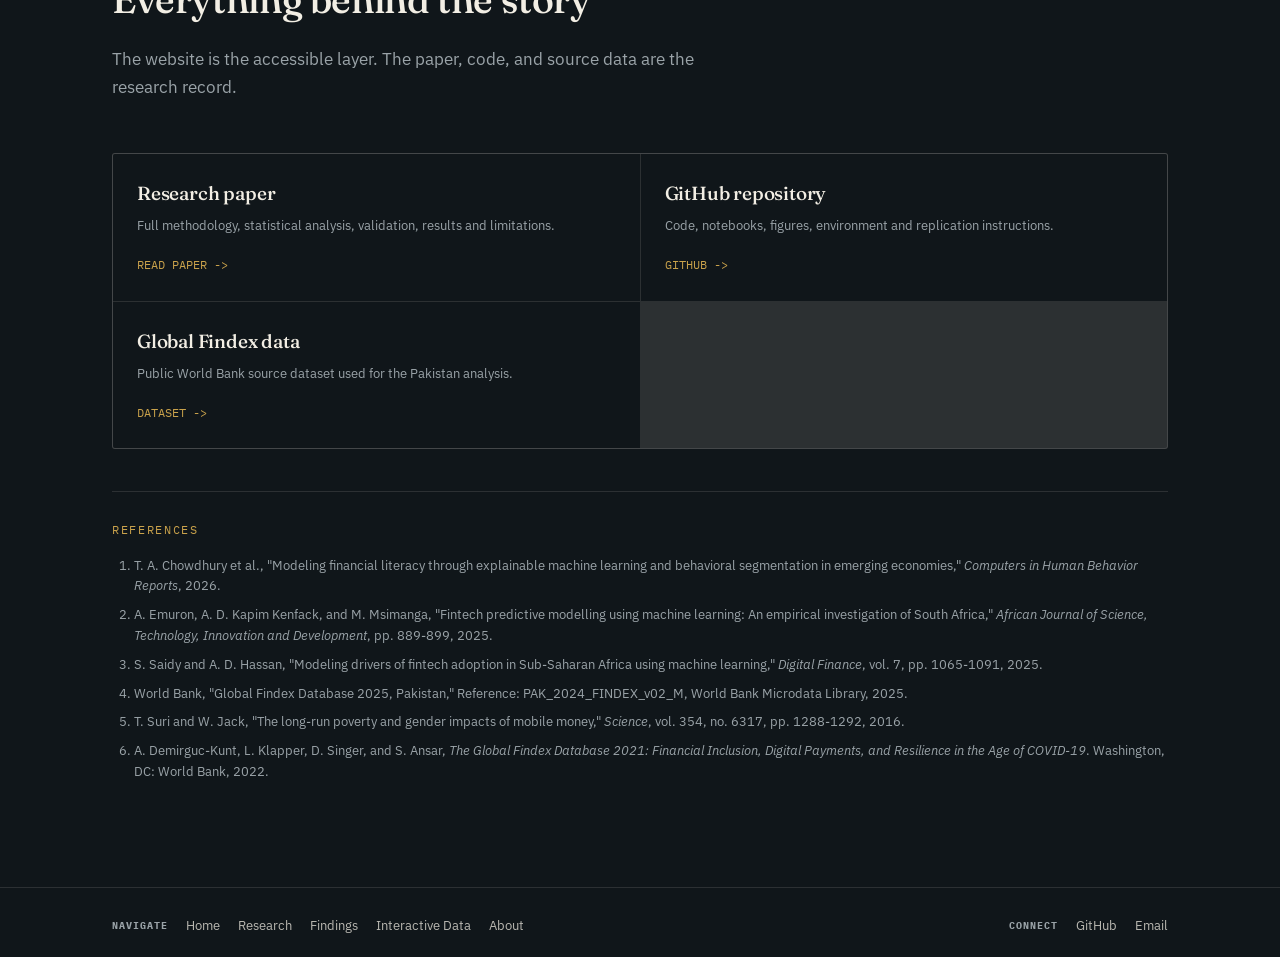
<file: research.html>
<!DOCTYPE html>
<html lang="en">
<head>
<meta charset="UTF-8">
<meta name="viewport" content="width=device-width, initial-scale=1.0">
<title>Research - Fintech Adoption in Pakistan</title>
<meta name="description" content="Research question, dataset, methodology, models, clustering, SHAP, robustness, and limitations behind the study.">
<link rel="icon" href="data:image/svg+xml,%3Csvg xmlns='http://www.w3.org/2000/svg' viewBox='0 0 100 100'%3E%3Crect width='100' height='100' fill='%2310161A'/%3E%3Ctext x='50' y='68' font-family='Georgia,serif' font-size='60' font-weight='600' fill='%23C9A24B' text-anchor='middle'%3EF%3C/text%3E%3C/svg%3E">
<meta property="og:type" content="website">
<meta property="og:title" content="Research - Fintech Adoption in Pakistan">
<meta property="og:description" content="Research question, dataset, methodology, models, clustering, SHAP, robustness, and limitations.">
<meta property="og:url" content="https://umema2004.github.io/Fintech-Adoption-Website/research.html">
<meta property="og:site_name" content="Fintech Adoption in Pakistan">
<meta name="twitter:card" content="summary_large_image">
<link rel="preconnect" href="https://fonts.googleapis.com">
<link rel="preconnect" href="https://fonts.gstatic.com" crossorigin>
<link href="https://fonts.googleapis.com/css2?family=Fraunces:opsz,wght@9..144,400;9..144,500;9..144,600;9..144,700&family=IBM+Plex+Sans:wght@400;500;600;700&family=IBM+Plex+Mono:wght@400;500;600&display=swap" rel="stylesheet">
<link rel="stylesheet" href="styles.css">
</head>
<body>

<nav>
  <div class="nav-inner">
    <a class="nav-logo" href="index.html">Fintech Adoption in <span>Pakistan</span></a>
    <button class="nav-toggle" id="navToggle" aria-label="Toggle navigation menu" aria-expanded="false">
      <span></span><span></span><span></span>
    </button>
    <div class="nav-links" id="navLinks">
      <a href="index.html">Home</a>
      <a class="active" href="research.html">Research</a>
      <a href="findings.html">Findings</a>
      <a href="interactive.html">Interactive Data</a>
      <a href="about.html">About</a>
    </div>
  </div>
</nav>

<main class="page-main">

  <section id="question">
    <div class="wrap">
      <div class="page-intro reveal">
        <div class="eyebrow">Research page</div>
        <h1>How the study was built</h1>
        <p>A transparent path from research question to data, methodology, modelling, and validation.</p>
      </div>

      <div class="research-card reveal" style="max-width:74ch;">
        <div class="eyebrow">Research question</div>
        <h3 style="margin-top:14px;">Does formal financial access in Pakistan translate into actual digital financial usage - and can distinct behavioural segments be identified independently of that question?</h3>
        <p style="margin-top:16px;">Most financial inclusion research measures access - account ownership, phone ownership, internet availability - as if it were the same thing as inclusion. This study treats that as an empirical question rather than an assumption, and tests it directly against individual-level survey data.</p>
      </div>
    </div>
  </section>

  <section class="alt" id="dataset">
    <div class="wrap">
      <div class="section-head reveal">
        <div class="eyebrow">Dataset</div>
        <h2>Global Findex 2025, Pakistan</h2>
        <p>Individual-level microdata from the World Bank's Global Findex Database, the primary demand-side data source for cross-country financial inclusion research.</p>
      </div>
      <div class="research-card reveal">
        <ul style="list-style:none; display:grid; grid-template-columns:repeat(2,1fr); gap:18px;">
          <li><strong style="color:var(--brass); font-family:'IBM Plex Mono',monospace;">n = 1,000</strong><br><span style="color:var(--paper-dim); font-size:14px;">respondents, individual-level</span></li>
          <li><strong style="color:var(--brass); font-family:'IBM Plex Mono',monospace;">183 variables</strong><br><span style="color:var(--paper-dim); font-size:14px;">demographics, access, behaviour, resilience</span></li>
          <li><strong style="color:var(--brass); font-family:'IBM Plex Mono',monospace;">May-Dec 2024</strong><br><span style="color:var(--paper-dim); font-size:14px;">fieldwork period</span></li>
          <li><strong style="color:var(--brass); font-family:'IBM Plex Mono',monospace;">Unweighted</strong><br><span style="color:var(--paper-dim); font-size:14px;">figures describe the sample, not a national estimate</span></li>
        </ul>
      </div>
    </div>
  </section>

  <section id="methodology">
    <div class="wrap">
      <div class="section-head reveal">
        <div class="eyebrow">Methodology</div>
        <h2>From raw survey data to a validated finding</h2>
        <p>Four stages, each building on the last, with an explicit correction built into the pipeline early on.</p>
      </div>

      <div class="research-pipeline reveal">
        <div class="pipeline-step"><div class="step-no">01 - TARGET</div><h3>Adoption Tier</h3><p>A four-level ordinal target built from account and digital-usage indicators: Excluded, Basic, Digitally Engaged, Advanced.</p></div>
        <div class="pipeline-step"><div class="step-no">02 - LEAKAGE AUDIT</div><h3>Caught and fixed</h3><p>An early run that included the variables used to define the target produced spurious near-perfect accuracy. Those seven variables were removed before any reported result.</p></div>
        <div class="pipeline-step"><div class="step-no">03 - MODELLING</div><h3>Supervised + unsupervised</h3><p>Random Forest and XGBoost for prediction; k-means run independently, blind to the target label, for segmentation.</p></div>
        <div class="pipeline-step"><div class="step-no">04 - VALIDATION</div><h3>Robustness suite</h3><p>Hyperparameter tuning, repeated cross-validation, calibration analysis, ablation study, and bootstrap cluster stability.</p></div>
      </div>
    </div>
  </section>

  <section class="alt" id="models">
    <div class="wrap">
      <div class="section-head reveal">
        <div class="eyebrow">Models</div>
        <h2>Four classifiers, one used as the analytical instrument</h2>
        <p>Logistic Regression, Decision Tree, Random Forest, and XGBoost were all trained. Random Forest (tuned) was selected as the model used for explainability and diagnostics, based on macro F1.</p>
      </div>
      <div class="research-card reveal" style="max-width:74ch;">
        <p style="margin-bottom:0;">A macro F1 around 0.49 given four imbalanced classes and n=1,000 is the realistic ceiling for this feature set - not a shortfall to be tuned away. The model's role in this study is <strong style="color:var(--paper);">interrogative, not predictive</strong>: it exists to extract feature-outcome relationships (via SHAP and permutation importance) and cross-validate the segmentation below, not to serve as a deployable individual-level classifier. Full model comparison numbers and the feature-importance chart are on the <a href="interactive.html" style="color:var(--brass);">Interactive Data</a> page.</p>
      </div>
    </div>
  </section>

  <section id="clustering">
    <div class="wrap">
      <div class="section-head reveal">
        <div class="eyebrow">Clustering</div>
        <h2>An independent check, not a re-labelling of the target</h2>
        <p>k-means was run on demographic, access, behaviour, and resilience variables only - the Adoption Tier target was never a clustering input, at any stage.</p>
      </div>
      <div class="research-card reveal" style="max-width:74ch;">
        <p>This separation is deliberate. Because Adoption Tier is itself constructed from account and digital-usage indicators, including it as a clustering feature would let the clusters trivially reproduce the target rather than reveal independent structure. k was selected via silhouette score (k=2 to 5, k=3 selected), and the resulting cluster labels - like "Connected but Unengaged" - are descriptive summaries applied <em>after</em> clustering, not categories the algorithm was told to find. The full cluster explorer is on the <a href="interactive.html" style="color:var(--brass);">Interactive Data</a> page; the headline finding is on <a href="findings.html" style="color:var(--brass);">Findings</a>.</p>
      </div>
    </div>
  </section>

  <section class="alt" id="shap">
    <div class="wrap">
      <div class="section-head reveal">
        <div class="eyebrow">SHAP</div>
        <h2>Explaining the model, not just scoring it</h2>
        <p>The tuned Random Forest was explained using SHAP TreeExplainer values, averaged across all four Adoption Tier classes, with dependence plots for the top-ranked features.</p>
      </div>
      <div class="research-card reveal" style="max-width:74ch;">
        <p style="margin-bottom:0;">A useful distinction throughout this study: SHAP, Gini, and permutation rankings describe a variable's <strong style="color:var(--paper);">contribution to model output</strong>, not a cause of adoption. Findex is a cross-sectional survey, so no causal identification strategy is used here - a feature ranked highly is one the model relies on to predict, which is informative about association, not proof that changing it would change behaviour. Full SHAP ranking and dependence plots are on the <a href="interactive.html" style="color:var(--brass);">Interactive Data</a> page.</p>
      </div>
    </div>
  </section>

  <section id="robustness">
    <div class="wrap">
      <div class="section-head reveal">
        <div class="eyebrow">Robustness</div>
        <h2>Every major finding was stress-tested</h2>
        <p>Rather than reporting a single train-test split, model performance and the cluster structure were both checked for stability using independent methods.</p>
      </div>
      <div class="findings reveal">
        <div class="finding">
          <div class="fig">MODEL</div>
          <h3>Repeated cross-validation</h3>
          <p>50 folds (5-fold x 10 repeats) of the tuned Random Forest: mean macro F1 = 0.480, 95% CI [0.447, 0.521] - tightly bracketing the single-split estimate of 0.494.</p>
        </div>
        <div class="finding">
          <div class="fig">CLUSTERS</div>
          <h3>Bootstrap stability</h3>
          <p>100 bootstrap resamples of the k=3 solution: Adjusted Rand Index = 0.904 (95% CI [0.847, 0.982]) - the cluster structure is highly reproducible.</p>
        </div>
        <div class="finding">
          <div class="fig">FAIRNESS</div>
          <h3>The accuracy paradox</h3>
          <p>Raw subgroup accuracy looks higher for women (85.2% vs. 68.9% for men) - but this is a class-imbalance artifact, not fairer treatment. See below.</p>
        </div>
      </div>

      <div style="margin-top:56px;">
        <p style="color:var(--paper-dim); max-width:70ch; font-size:15px; line-height:1.7;">
          Because gender is very strongly associated with cluster membership and outcome in this population (Cramer's V = 0.807), the majority of women fall into the large, easy-to-predict Excluded class - which mechanically inflates aggregate accuracy for that subgroup without reflecting anything about fairness. We recommend subgroup-level macro F1, not aggregate accuracy, for fairness audits in similar settings. A second check found the model's predicted probabilities are poorly calibrated for the Excluded class - it assigns roughly 40% probability when the true observed rate is closer to 65-70%, meaning raw probabilities would understate the scale of exclusion if used for resource targeting without recalibration.
        </p>
      </div>
    </div>
  </section>

  <section class="alt" id="limits">
    <div class="wrap">
      <div class="section-head reveal">
        <div class="eyebrow">Limitations</div>
        <h2>What this study cannot tell us</h2>
        <p>The strongest claims are often the ones that clearly define their boundaries.</p>
      </div>

      <div class="limitations reveal">
        <div class="limit-card"><h3>Association is not causation</h3><p>The analysis identifies relationships but does not prove intervention effects - Findex is cross-sectional, with no causal identification strategy applied.</p></div>
        <div class="limit-card"><h3>Unweighted sample</h3><p>All reported proportions describe the n=1,000 sample as collected, without Findex's survey design weights - they are not adjusted population estimates.</p></div>
        <div class="limit-card"><h3>Small subgroups</h3><p>The Basic tier (n=21) is too small for reliable per-class evaluation by any model tested - a sample-size constraint, not a modelling failure.</p></div>
        <div class="limit-card"><h3>Self-reported data</h3><p>Several measures rely on reported behaviour and inherit standard survey-based limitations.</p></div>
      </div>

      <div class="next-work reveal">
        <div class="eyebrow">What comes next</div>
        <h3 style="font-family:'Fraunces',serif;font-size:24px;margin-top:12px;">Questions the next study should answer</h3>
        <ul>
          <li>Longitudinal data: how do people move between segments over time?</li>
          <li>Qualitative research: why are connected people not engaging?</li>
          <li>Causal methods: which interventions actually change behaviour?</li>
          <li>Cross-country replication: is the access-usage gap universal?</li>
          <li>Reweighted reanalysis: do the proportions hold under Findex's survey weights?</li>
          <li>Intervention testing: what closes the gap in practice?</li>
        </ul>
      </div>
    </div>
  </section>

  <section id="resources">
    <div class="wrap">
      <div class="section-head reveal">
        <div class="eyebrow">Resources</div>
        <h2>Everything behind the story</h2>
        <p>The website is the accessible layer. The paper, code, and source data are the research record.</p>
      </div>
      <div class="resource-grid reveal">
        <div class="resource"><h3>Research paper</h3><p>Full methodology, statistical analysis, validation, results and limitations.</p><a href="https://github.com/abdurrehmanashar/Explainable-ML-for-Fintech-Adoption-Behavioural-Segmentation-in-Pakistan/blob/main/paper/BeyondAccess.pdf" target="_blank" rel="noopener">READ PAPER -></a></div>
        <div class="resource"><h3>GitHub repository</h3><p>Code, notebooks, figures, environment and replication instructions.</p><a href="https://github.com/abdurrehmanashar/Explainable-ML-for-Fintech-Adoption-Behavioural-Segmentation-in-Pakistan" target="_blank" rel="noopener">GITHUB -></a></div>
        <div class="resource"><h3>Global Findex data</h3><p>Public World Bank source dataset used for the Pakistan analysis.</p><a href="https://microdata.worldbank.org/index.php/catalog/7961" target="_blank" rel="noopener">DATASET -></a></div>
      </div>
      <div class="refs reveal">
        <div class="eyebrow">References</div>
        <ol style="margin-top:16px;">
          <li>T. A. Chowdhury et al., "Modeling financial literacy through explainable machine learning and behavioral segmentation in emerging economies," <em>Computers in Human Behavior Reports</em>, 2026.</li>
          <li>A. Emuron, A. D. Kapim Kenfack, and M. Msimanga, "Fintech predictive modelling using machine learning: An empirical investigation of South Africa," <em>African Journal of Science, Technology, Innovation and Development</em>, pp. 889-899, 2025.</li>
          <li>S. Saidy and A. D. Hassan, "Modeling drivers of fintech adoption in Sub-Saharan Africa using machine learning," <em>Digital Finance</em>, vol. 7, pp. 1065-1091, 2025.</li>
          <li>World Bank, "Global Findex Database 2025, Pakistan," Reference: PAK_2024_FINDEX_v02_M, World Bank Microdata Library, 2025.</li>
          <li>T. Suri and W. Jack, "The long-run poverty and gender impacts of mobile money," <em>Science</em>, vol. 354, no. 6317, pp. 1288-1292, 2016.</li>
          <li>A. Demirguc-Kunt, L. Klapper, D. Singer, and S. Ansar, <em>The Global Findex Database 2021: Financial Inclusion, Digital Payments, and Resilience in the Age of COVID-19</em>. Washington, DC: World Bank, 2022.</li>
        </ol>
      </div>
    </div>
  </section>

</main>

<footer id="footer">
  <div class="wrap">
    <div class="footer-grid">
      <div class="footer-col">
        <h5>Navigate</h5>
        <a href="index.html">Home</a>
        <a href="research.html">Research</a>
        <a href="findings.html">Findings</a>
        <a href="interactive.html">Interactive Data</a>
        <a href="about.html">About</a>
      </div>
      <div class="footer-col">
        <h5>Connect</h5>
        <a href="https://github.com/abdurrehmanashar/Explainable-ML-for-Fintech-Adoption-Behavioural-Segmentation-in-Pakistan" target="_blank" rel="noopener">GitHub</a>
        <a href="mailto:abdurrehmanashar@gmail.com">Email</a>
      </div>
    </div>
  </div>
</footer>

<script src="common.js"></script>
</body>
</html>
</file>
<file: styles.css>
:root{
  --ink:#10161A;
  --ink-2:#171F24;
  --ink-3:#1D262C;
  --paper:#F2EEE4;
  --paper-dim:#9AA3A8;
  --brass:#C9A24B;
  --teal:#3F8C77;
  --rose:#C15B4A;
  --line:rgba(242,238,228,0.12);
  --line-strong:rgba(242,238,228,0.26);
  --radius:3px;
}
*{margin:0;padding:0;box-sizing:border-box;}
html{scroll-behavior:smooth;}
body{
  background:var(--ink);
  color:var(--paper);
  font-family:'IBM Plex Sans', sans-serif;
  font-size:16px;
  line-height:1.6;
  -webkit-font-smoothing:antialiased;
  overflow-x:hidden;
}
@media (prefers-reduced-motion: reduce){
  html{scroll-behavior:auto;}
  *{animation-duration:0.01ms !important; transition-duration:0.01ms !important;}
}
a{color:inherit;}
.wrap{max-width:1120px; margin:0 auto; padding:0 32px;}
h1,h2,h3{font-family:'Fraunces', serif; font-weight:500; letter-spacing:-0.01em;}
.num{font-family:'IBM Plex Mono', monospace;}
.eyebrow{
  font-family:'IBM Plex Mono', monospace; font-size:12px; letter-spacing:0.14em;
  text-transform:uppercase; color:var(--brass);
}

nav{
  position:fixed; top:0; left:0; right:0; z-index:100;
  background:rgba(16,22,26,0.88); backdrop-filter:blur(10px);
  border-bottom:1px solid var(--line);
}
.nav-inner{
  max-width:1120px; margin:0 auto; padding:18px 32px;
  display:flex; justify-content:space-between; align-items:center;
}
.nav-logo{font-family:'Fraunces', serif; font-size:17px; font-weight:500; text-decoration:none;}
.nav-logo span{color:var(--brass);}
.nav-links{display:flex; gap:28px; font-size:14px; font-weight:500;}
.nav-links a{text-decoration:none; color:var(--paper-dim); transition:color 0.2s;}
.nav-links a:hover, .nav-links a:focus-visible{color:var(--paper);}
.nav-links a.active{color:var(--brass);}
.nav-links a:focus-visible{outline:1px solid var(--brass); outline-offset:4px;}

.nav-toggle{
  display:none; background:none; border:none; cursor:pointer; padding:6px;
  flex-direction:column; gap:5px; width:28px;
}
.nav-toggle span{display:block; height:2px; width:100%; background:var(--paper); transition:transform 0.25s ease, opacity 0.25s ease;}
.nav-toggle.open span:nth-child(1){transform:translateY(7px) rotate(45deg);}
.nav-toggle.open span:nth-child(2){opacity:0;}
.nav-toggle.open span:nth-child(3){transform:translateY(-7px) rotate(-45deg);}

@media (max-width:700px){
  .nav-toggle{display:flex;}
  .nav-links{
    display:flex; flex-direction:column; gap:0;
    position:fixed; top:64px; left:0; right:0;
    background:var(--ink-2); border-bottom:1px solid var(--line-strong);
    max-height:0; overflow:hidden; transition:max-height 0.3s ease;
  }
  .nav-links.open{max-height:320px;}
  .nav-links a{padding:16px 32px; border-top:1px solid var(--line);}
}

header.hero{padding:150px 0 0; position:relative;}
.page-main{padding:88px 0 0;}
.hero-top{padding-bottom:56px;}
.hero h1{
  font-size:clamp(36px, 5.6vw, 64px); line-height:1.08; max-width:17ch; margin:26px 0 24px;
}
.hero h1 em{font-style:italic; color:var(--brass);}
.hero-sub{font-size:18px; color:var(--paper-dim); max-width:56ch; margin-bottom:40px;}
.hero-sub strong{color:var(--paper); font-weight:600;}
.cta-row{display:flex; gap:14px; flex-wrap:wrap;}
.btn{
  display:inline-flex; align-items:center; gap:8px; padding:12px 22px;
  font-family:'IBM Plex Sans', sans-serif; font-size:14px; font-weight:600;
  text-decoration:none; border-radius:var(--radius);
  transition:transform 0.15s ease, background 0.15s ease, border-color 0.15s ease;
  border:1px solid transparent; cursor:pointer;
}
.btn:focus-visible{outline:2px solid var(--brass); outline-offset:3px;}
.btn-primary{background:var(--brass); color:var(--ink);}
.btn-primary:hover{transform:translateY(-1px); background:#d9b25e;}
.btn-ghost{border-color:var(--line-strong); color:var(--paper); background:transparent;}
.btn-ghost:hover{border-color:var(--paper); transform:translateY(-1px);}

.viz-panel{
  border:1px solid var(--line-strong);
  border-radius:var(--radius);
  background:var(--ink-2);
  overflow:hidden;
  margin-bottom:0;
}
.viz-head{
  display:flex; justify-content:space-between; align-items:center; flex-wrap:wrap; gap:16px;
  padding:22px 28px; border-bottom:1px solid var(--line);
}
.viz-title{font-size:14px; font-weight:600;}
.viz-title span{display:block; font-family:'IBM Plex Mono', monospace; font-weight:400; font-size:12px; color:var(--paper-dim); margin-top:3px;}
.toggle-group{display:flex; gap:2px; background:var(--ink); border:1px solid var(--line-strong); border-radius:100px; padding:3px;}
.toggle-btn{
  font-family:'IBM Plex Mono', monospace; font-size:12px; font-weight:500;
  padding:8px 16px; border-radius:100px; border:none; background:transparent;
  color:var(--paper-dim); cursor:pointer; transition:background 0.2s, color 0.2s;
}
.toggle-btn.active{background:var(--brass); color:var(--ink); font-weight:600;}
.toggle-btn:focus-visible{outline:2px solid var(--brass); outline-offset:2px;}

.viz-body{position:relative; padding:0;}
#populationCanvas{display:block; width:100%; height:420px; cursor:crosshair;}
@media (max-width:640px){#populationCanvas{height:340px;}}

.viz-legend{
  display:flex; gap:24px; flex-wrap:wrap; padding:18px 28px;
  border-top:1px solid var(--line); font-size:13px; color:var(--paper-dim);
}
.legend-item{display:flex; align-items:center; gap:8px;}
.legend-dot{width:9px; height:9px; border-radius:50%; flex-shrink:0;}

.viz-caption{
  padding:16px 28px 24px; font-size:12.5px; color:var(--paper-dim);
  font-family:'IBM Plex Mono', monospace; line-height:1.6; border-top:1px solid var(--line);
}

.viz-tooltip{
  position:absolute; pointer-events:none; background:var(--ink);
  border:1px solid var(--line-strong); border-radius:var(--radius);
  padding:10px 14px; font-size:12.5px; line-height:1.5; max-width:220px;
  opacity:0; transition:opacity 0.15s ease; z-index:10;
}
.viz-tooltip strong{display:block; font-size:13px; margin-bottom:3px;}

.stat-showcase-grid {
  display: grid;
  grid-template-columns: repeat(2, 1fr);
  gap: 32px;
  margin-top: 24px;
}
@media (max-width: 820px) {
  .stat-showcase-grid { grid-template-columns: 1fr; }
}
.stat-visual-card {
  border: 1px solid var(--line-strong);
  border-radius: var(--radius);
  background: var(--ink-2);
  padding: 40px 32px;
  display: flex;
  flex-direction: column;
  justify-content: space-between;
}
.stat-visual-header {
  font-size: 16px;
  font-weight: 500;
  margin-bottom: 24px;
  min-height: 52px;
}
.stat-visual-main {
  display: flex;
  align-items: baseline;
  gap: 12px;
  margin-bottom: 20px;
}
.stat-visual-number {
  font-family: 'IBM Plex Mono', monospace;
  font-size: 64px;
  font-weight: 700;
  line-height: 1;
  color: var(--rose);
}
.stat-visual-label {
  font-size: 14px;
  color: var(--paper-dim);
  text-transform: uppercase;
  letter-spacing: 0.05em;
}
.stat-bar-container {
  background: rgba(242, 238, 228, 0.06);
  height: 14px;
  border-radius: 100px;
  width: 100%;
  overflow: hidden;
  position: relative;
  border: 1px solid var(--line);
}
.stat-bar-fill {
  height: 100%;
  border-radius: 100px;
  background: linear-gradient(90deg, var(--rose), var(--brass));
  transition: width 1s cubic-bezier(0.4, 0, 0.2, 1);
}

.quiz-panel{
  border:1px solid var(--line-strong); border-radius:var(--radius); background:var(--ink-2);
  overflow:hidden;
}
.quiz-progress{
  display:flex; gap:6px; padding:26px 30px 0;
}
.quiz-dot{height:3px; flex:1; background:var(--line-strong); border-radius:2px; transition:background 0.3s;}
.quiz-dot.done{background:var(--brass);}
.quiz-body{padding:30px 30px 34px; min-height:230px; display:flex; flex-direction:column; justify-content:center;}
.quiz-question{font-family:'Fraunces', serif; font-size:clamp(20px,2.6vw,26px); font-weight:500; margin-bottom:24px; max-width:32ch;}
.quiz-options{display:flex; flex-wrap:wrap; gap:12px;}
.quiz-opt{
  font-family:'IBM Plex Sans', sans-serif; font-size:14.5px; font-weight:600;
  padding:14px 22px; border-radius:100px; border:1px solid var(--line-strong);
  background:transparent; color:var(--paper); cursor:pointer; transition:all 0.15s ease;
}
.quiz-opt:hover{border-color:var(--brass); background:rgba(201,162,75,0.08);}
.quiz-opt:focus-visible{outline:2px solid var(--brass); outline-offset:2px;}
.quiz-back{
  font-family:'IBM Plex Mono', monospace; font-size:12.5px; color:var(--paper-dim);
  background:none; border:none; cursor:pointer; margin-top:26px; padding:0;
}
.quiz-back:hover{color:var(--paper);}
.quiz-back:disabled{opacity:0; pointer-events:none;}

.quiz-result{display:none;}
.quiz-result.active{display:block;}
.quiz-result-badge{
  font-family:'IBM Plex Mono', monospace; font-size:12px; letter-spacing:0.1em; text-transform:uppercase;
  color:var(--rose); margin-bottom:12px;
}
.quiz-result h3{font-size:clamp(22px,3vw,30px); margin-bottom:14px; max-width:20ch;}
.quiz-result p{color:var(--paper-dim); font-size:15px; max-width:52ch; margin-bottom:22px;}
.quiz-stat-row{display:flex; flex-wrap:wrap; gap:1px; background:var(--line); border:1px solid var(--line); margin-bottom:24px;}
.quiz-stat{background:var(--ink); padding:20px 22px; flex:1; min-width:130px;}
.quiz-stat .n{font-family:'IBM Plex Mono', monospace; font-size:22px; font-weight:600; color:var(--brass); display:block;}
.quiz-stat .l{font-size:12px; color:var(--paper-dim); margin-top:4px;}
.quiz-disclaimer{font-size:12px; color:var(--paper-dim); font-family:'IBM Plex Mono', monospace; margin-bottom:20px; line-height:1.6;}
.quiz-actions{display:flex; gap:12px; flex-wrap:wrap;}

section{padding:96px 0;}
section.alt{background:var(--ink-2);}
.section-head{margin-bottom:52px; max-width:60ch;}
.section-head h2{font-size:clamp(28px, 3.6vw, 38px); margin-top:14px;}
.section-head p{color:var(--paper-dim); font-size:17px; margin-top:16px;}

.findings{
  display:grid; grid-template-columns:repeat(3, 1fr); gap:1px;
  background:var(--line); border:1px solid var(--line); border-radius:var(--radius); overflow:hidden;
}
@media (max-width:820px){.findings{grid-template-columns:1fr;}}
.finding{background:var(--ink); padding:38px 30px;}
.finding .fig{font-family:'IBM Plex Mono', monospace; font-size:15px; color:var(--brass); margin-bottom:16px;}
.finding-stat{font-family:'IBM Plex Mono', monospace; font-size:clamp(56px,7vw,88px); font-weight:700; line-height:1; color:var(--rose); margin-bottom:20px; letter-spacing:-0.02em;}
.finding h3{font-size:21px; margin-bottom:12px; font-weight:500;}
.finding p{color:var(--paper-dim); font-size:15px;}

.method-strip{display:flex; flex-wrap:wrap; gap:10px; margin-top:36px;}
.pill{
  font-family:'IBM Plex Mono', monospace; font-size:12.5px; color:var(--paper-dim);
  border:1px solid var(--line-strong); padding:8px 16px; border-radius:100px;
}

.quote-block{border-left:3px solid var(--brass); padding-left:26px; max-width:64ch; margin-top:52px;}
.quote-block p{font-family:'Fraunces', serif; font-size:21px; font-style:italic; line-height:1.5;}
.quote-block cite{display:block; margin-top:12px; font-style:normal; font-size:13px; color:var(--paper-dim); font-family:'IBM Plex Mono', monospace;}

.community-grid{display:grid; grid-template-columns:1.1fr 1fr; gap:52px; align-items:start;}
@media (max-width:820px){.community-grid{grid-template-columns:1fr;}}
.community-copy p{color:var(--paper-dim); font-size:16px; margin-bottom:18px;}
.engage-card{background:var(--ink); border:1px solid var(--line-strong); border-radius:var(--radius); padding:28px; margin-bottom:18px;}
.engage-card h4{font-size:15px; font-weight:700; margin-bottom:10px; display:flex; align-items:center; gap:10px;}
.engage-card p{font-size:14px; color:var(--paper-dim); margin-bottom:16px;}
.dot{width:8px; height:8px; border-radius:50%; background:var(--teal); display:inline-block; flex-shrink:0;}

footer{border-top:1px solid var(--line); padding:28px 0 20px;}
.footer-grid{display:flex; align-items:center; justify-content:space-between; flex-wrap:wrap; gap:24px;}
.footer-col{display:flex; align-items:center; gap:18px;}
.footer-col h5{font-family:'IBM Plex Mono', monospace; font-size:10px; letter-spacing:0.1em; text-transform:uppercase; color:var(--paper-dim); margin:0;}
.footer-col a{display:inline-block; font-size:13px; text-decoration:none; color:var(--paper); opacity:0.75; margin:0; transition:color 0.2s, opacity 0.2s;}
.footer-col a:hover{opacity:1; color:var(--brass);}
.footer-bottom{margin-top:22px; padding-top:16px; border-top:1px solid var(--line); font-size:10.5px; color:var(--paper-dim); font-family:'IBM Plex Mono', monospace; line-height:1.5;}
@media(max-width:600px){footer{padding:24px 0 18px;} .footer-grid{align-items:flex-start; gap:16px;} .footer-col{gap:14px; flex-wrap:wrap;} .footer-bottom{margin-top:18px; padding-top:14px;}}

.reveal{opacity:0; transform:translateY(16px); transition:opacity 0.7s ease, transform 0.7s ease;}
.reveal.visible{opacity:1; transform:translateY(0);}

.research-pipeline{display:grid;grid-template-columns:repeat(4,1fr);gap:1px;background:var(--line);border:1px solid var(--line);border-radius:var(--radius);overflow:hidden}
@media(max-width:900px){.research-pipeline{grid-template-columns:repeat(2,1fr)}}
@media(max-width:560px){.research-pipeline{grid-template-columns:1fr}}
.pipeline-step{background:var(--ink);padding:28px 24px;min-height:190px}
.pipeline-step .step-no{font-family:'IBM Plex Mono',monospace;color:var(--brass);font-size:12px;margin-bottom:18px}
.pipeline-step h3{font-size:20px;margin-bottom:10px}
.pipeline-step p{font-size:14px;color:var(--paper-dim)}
.model-grid{display:grid;grid-template-columns:1fr 1fr;gap:24px}
@media(max-width:820px){.model-grid{grid-template-columns:1fr}}
.research-card{background:var(--ink-2);border:1px solid var(--line-strong);border-radius:var(--radius);padding:30px}
.research-card h3{font-size:23px;margin-bottom:12px}
.research-card p{color:var(--paper-dim);font-size:15px;margin-bottom:18px}
.metric-table{width:100%;border-collapse:collapse;font-family:'IBM Plex Mono',monospace;font-size:12px}
.metric-table th,.metric-table td{text-align:left;padding:12px 10px;border-bottom:1px solid var(--line)}
.metric-table th{color:var(--paper-dim);font-weight:500}
.metric-table td{color:var(--paper)}
.metric-note{font-size:12px!important;font-family:'IBM Plex Mono',monospace;margin-top:14px!important;color:var(--paper-dim)}
.profile-grid{display:grid;grid-template-columns:repeat(3,1fr);gap:1px;background:var(--line);border:1px solid var(--line);border-radius:var(--radius);overflow:hidden}
@media(max-width:820px){.profile-grid{grid-template-columns:1fr}}
.profile-card{background:var(--ink);padding:34px 28px}
.profile-card .profile-no{font-family:'IBM Plex Mono',monospace;color:var(--brass);font-size:12px;margin-bottom:12px}
.profile-card h3{font-size:25px;margin-bottom:8px}
.profile-share{font-family:'IBM Plex Mono',monospace;font-size:34px;font-weight:700;color:var(--rose);margin:14px 0}
.profile-card ul{list-style:none;margin:18px 0}
.profile-card li{font-size:13px;color:var(--paper-dim);padding:8px 0;border-bottom:1px solid var(--line)}
.profile-card li strong{color:var(--paper)}
.profile-card blockquote{border-left:2px solid var(--brass);padding-left:14px;font-family:'Fraunces',serif;font-style:italic;font-size:16px;line-height:1.45;margin-top:20px}
.bar-chart{display:flex;flex-direction:column;gap:14px;margin-top:22px}
.bar-row{display:grid;grid-template-columns:150px 1fr 48px;gap:12px;align-items:center;font-size:13px}
.bar-track{height:10px;background:rgba(242,238,228,.06);border:1px solid var(--line);border-radius:100px;overflow:hidden}
.bar-fill{height:100%;background:linear-gradient(90deg,var(--teal),var(--brass));border-radius:100px}
@media(max-width:600px){.bar-row{grid-template-columns:105px 1fr 42px;font-size:12px}}
.limitations{display:grid;grid-template-columns:repeat(2,1fr);gap:1px;background:var(--line);border:1px solid var(--line);border-radius:var(--radius);overflow:hidden}
@media(max-width:700px){.limitations{grid-template-columns:1fr}}
.limit-card{background:var(--ink);padding:28px}
.limit-card h3{font-size:19px;margin-bottom:9px}
.limit-card p{font-size:14px;color:var(--paper-dim)}
.next-work{margin-top:28px;background:var(--ink-2);border:1px solid var(--line-strong);padding:30px;border-radius:var(--radius)}
.next-work ul{display:grid;grid-template-columns:repeat(3,1fr);gap:12px;list-style:none;margin-top:18px}
@media(max-width:700px){.next-work ul{grid-template-columns:1fr}}
.next-work li{border:1px solid var(--line);padding:14px;color:var(--paper-dim);font-size:13px}
.impact-grid{display:grid;grid-template-columns:repeat(3,1fr);gap:18px}
@media(max-width:820px){.impact-grid{grid-template-columns:1fr}}
.impact-card{border:1px solid var(--line-strong);padding:28px;background:var(--ink-2);border-radius:var(--radius)}
.impact-card .arrow{font-family:'IBM Plex Mono',monospace;color:var(--brass);font-size:18px;margin:14px 0}
.impact-card h3{font-size:19px}
.impact-card p{font-size:14px;color:var(--paper-dim);margin-top:8px}
.researcher{display:grid;grid-template-columns:1.1fr 1fr;gap:52px;align-items:start}
@media(max-width:820px){.researcher{grid-template-columns:1fr}}
.researcher h2{font-size:clamp(28px,3.6vw,38px);margin-top:14px}
.researcher p{color:var(--paper-dim);font-size:16px;margin-top:18px}
.identity-card{border:1px solid var(--line-strong);background:var(--ink);padding:30px;border-radius:var(--radius)}
.identity-card .name{font-family:'Fraunces',serif;font-size:28px;margin-bottom:5px}
.identity-card .role{font-family:'IBM Plex Mono',monospace;font-size:12px;color:var(--brass);text-transform:uppercase;letter-spacing:.08em}
.identity-links{display:flex;gap:10px;flex-wrap:wrap;margin-top:22px}

.mentor-credit{
  display:flex; align-items:center; gap:14px; margin-top:18px;
  padding:16px 20px; border:1px solid var(--line); border-radius:var(--radius);
  background:var(--ink-2);
}
.mentor-credit .mentor-label{
  font-family:'IBM Plex Mono',monospace; font-size:11px; letter-spacing:0.08em;
  text-transform:uppercase; color:var(--paper-dim); white-space:nowrap;
}
.mentor-credit .mentor-name{font-size:14px; font-weight:600; color:var(--paper);}
.mentor-credit .mentor-role{font-size:12.5px; color:var(--paper-dim); margin-top:2px;}
.resource-grid{display:grid;grid-template-columns:repeat(2,1fr);gap:1px;background:var(--line);border:1px solid var(--line);border-radius:var(--radius);overflow:hidden}
@media(max-width:700px){.resource-grid{grid-template-columns:1fr}}
.resource{background:var(--ink);padding:24px}
.resource h3{font-size:19px;margin-bottom:8px}
.resource p{font-size:13px;color:var(--paper-dim);margin-bottom:14px}
.resource a{font-family:'IBM Plex Mono',monospace;font-size:12px;color:var(--brass);text-decoration:none}
.resource a:hover{text-decoration:underline}
.refs{margin-top:42px;padding-top:28px;border-top:1px solid var(--line)}
.refs ol{padding-left:22px;color:var(--paper-dim);font-size:13px}
.refs li{margin-bottom:8px}
.tiny-source{font-family:'IBM Plex Mono',monospace;font-size:11px;color:var(--paper-dim);margin-top:16px}

.flagship{
  border:1px solid var(--line-strong); border-radius:var(--radius); background:var(--ink-2);
  padding:56px 48px; display:grid; grid-template-columns:auto 1fr; gap:48px; align-items:center;
}
@media (max-width:820px){.flagship{grid-template-columns:1fr; padding:40px 28px; gap:28px;}}
.flagship-num{
  font-family:'IBM Plex Mono', monospace; font-weight:700; line-height:1;
  font-size:clamp(80px,11vw,140px); color:var(--rose); letter-spacing:-0.02em;
}
.flagship-label{font-family:'Fraunces',serif; font-size:clamp(22px,2.8vw,30px); margin-bottom:18px;}
.flagship-rows{display:flex; flex-direction:column; gap:10px;}
.flagship-row{
  display:flex; align-items:baseline; gap:12px; font-size:15px; color:var(--paper-dim);
  padding:10px 0; border-top:1px solid var(--line);
}
.flagship-row:first-child{border-top:none;}
.flagship-row .n{font-family:'IBM Plex Mono',monospace; font-weight:600; color:var(--brass); font-size:19px; min-width:70px;}

.page-intro { margin-bottom: 40px; max-width: 62ch; }
.page-intro h1 { font-size: clamp(32px,4.4vw,54px); line-height: 1.12; margin-top: 18px; }
.page-intro p { color: var(--paper-dim); font-size: 17px; margin-top: 16px; }
</file>
